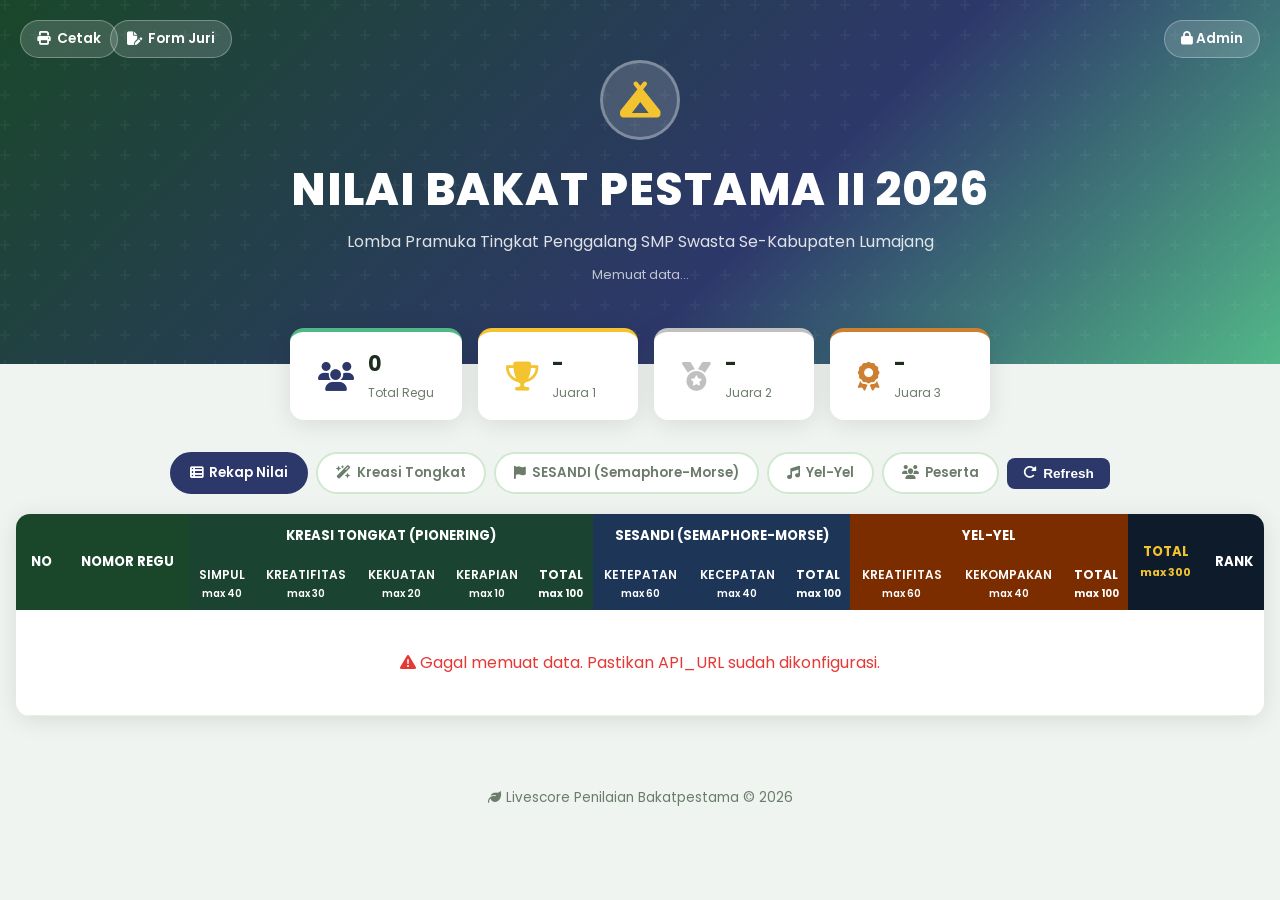
<file: index.html>
<!DOCTYPE html>
<html lang="id">
<head>
  <meta charset="UTF-8" />
  <meta name="viewport" content="width=device-width, initial-scale=1.0" />
  <title>Nilai Bakat Pestama II 2026</title>
  <link rel="stylesheet" href="style.css" />
  <link href="https://fonts.googleapis.com/css2?family=Poppins:wght@400;600;700;800&display=swap" rel="stylesheet" />
  <link rel="stylesheet" href="https://cdnjs.cloudflare.com/ajax/libs/font-awesome/6.5.0/css/all.min.css" />
</head>
<body>

  <!-- LOADING OVERLAY -->
  <div id="pageLoader" class="page-loader">
    <div class="loader-content">
      <div class="loader-logo"><i class="fa-solid fa-campground"></i></div>
      <div class="loader-title">NILAI BAKAT PESTAMA II 2026</div>
      <div class="loader-dots">
        <span></span><span></span><span></span><span></span><span></span>
      </div>
      <div class="loader-text">Memuat data penilaian...</div>
    </div>
  </div>

  <!-- HERO HEADER -->
  <header class="hero">
    <div class="hero-bg"></div>
    <div class="hero-content">
      <div class="logo-wrap">
        <i class="fa-solid fa-campground logo-icon"></i>
      </div>
      <h1>NILAI BAKAT PESTAMA II 2026</h1>
      <p class="subtitle">Lomba Pramuka Tingkat Penggalang SMP Swasta Se-Kabupaten Lumajang</p>
      <div class="last-update" id="lastUpdate">Memuat data...</div>
    </div>
    <a href="admin.html" class="admin-btn"><i class="fa-solid fa-lock"></i> Admin</a>
    <a href="print.html" class="print-btn"><i class="fa-solid fa-print"></i> Cetak</a>
    <a href="form-penilaian.html" class="form-btn"><i class="fa-solid fa-file-pen"></i> Form Juri</a>
  </header>

  <!-- STATS BAR -->
  <section class="stats-bar">
    <div class="stat-card">
      <i class="fa-solid fa-users"></i>
      <div><span id="totalRegu">0</span><small>Total Regu</small></div>
    </div>
    <div class="stat-card gold">
      <i class="fa-solid fa-trophy"></i>
      <div><span id="juara1">-</span><small>Juara 1</small></div>
    </div>
    <div class="stat-card silver">
      <i class="fa-solid fa-medal"></i>
      <div><span id="juara2">-</span><small>Juara 2</small></div>
    </div>
    <div class="stat-card bronze">
      <i class="fa-solid fa-award"></i>
      <div><span id="juara3">-</span><small>Juara 3</small></div>
    </div>
  </section>

  <!-- TAB NAV -->
  <main class="container">
    <div class="tab-nav">
      <button class="tab-btn active" onclick="switchTab(this,'rekap')"><i class="fa-solid fa-table-list"></i> Rekap Nilai</button>
      <button class="tab-btn tongkat-tab" onclick="switchTab(this,'tongkat')"><i class="fa-solid fa-wand-magic-sparkles"></i> Kreasi Tongkat</button>
      <button class="tab-btn semaphore-tab" onclick="switchTab(this,'semaphore')"><i class="fa-solid fa-flag"></i> SESANDI (Semaphore-Morse)</button>
      <button class="tab-btn yel-tab" onclick="switchTab(this,'yel')"><i class="fa-solid fa-music"></i> Yel-Yel</button>
      <button class="tab-btn peserta-tab" onclick="switchTab(this,'peserta')"><i class="fa-solid fa-users"></i> Peserta</button>
      <button class="refresh-btn" id="refreshBtn" onclick="refreshData(this)"><i class="fa-solid fa-rotate-right"></i> Refresh</button>
    </div>

    <!-- TAB: REKAP -->
    <div id="tab-rekap" class="tab-content active">
      <div class="table-wrap">
        <table>
          <thead>
            <tr>
              <th rowspan="2" class="th-no">NO</th>
              <th rowspan="2" class="th-regu">NOMOR REGU</th>
              <th colspan="5" class="cat-tongkat">KREASI TONGKAT (PIONERING)</th>
              <th colspan="3" class="cat-semaphore">SESANDI (SEMAPHORE-MORSE)</th>
              <th colspan="3" class="cat-yel">YEL-YEL</th>
              <th rowspan="2" class="col-total">TOTAL<br/><small>max 300</small></th>
              <th rowspan="2" class="col-rank">RANK</th>
            </tr>
            <tr>
              <th class="cat-tongkat">SIMPUL<br/><small>max 40</small></th>
              <th class="cat-tongkat">KREATIFITAS<br/><small>max 30</small></th>
              <th class="cat-tongkat">KEKUATAN<br/><small>max 20</small></th>
              <th class="cat-tongkat">KERAPIAN<br/><small>max 10</small></th>
              <th class="cat-tongkat sub-total">TOTAL<br/><small>max 100</small></th>
              <th class="cat-semaphore">KETEPATAN<br/><small>max 60</small></th>
              <th class="cat-semaphore">KECEPATAN<br/><small>max 40</small></th>
              <th class="cat-semaphore sub-total">TOTAL<br/><small>max 100</small></th>
              <th class="cat-yel">KREATIFITAS<br/><small>max 60</small></th>
              <th class="cat-yel">KEKOMPAKAN<br/><small>max 40</small></th>
              <th class="cat-yel sub-total">TOTAL<br/><small>max 100</small></th>
            </tr>
          </thead>
          <tbody id="tableBody">
            <tr><td colspan="18" class="loading-row">
              <i class="fa-solid fa-spinner fa-spin"></i> Memuat data...
            </td></tr>
          </tbody>
        </table>
      </div>
    </div>

    <!-- TAB: KREASI TONGKAT -->
    <div id="tab-tongkat" class="tab-content">
      <div class="lomba-header tongkat-header">
        <i class="fa-solid fa-wand-magic-sparkles"></i>
        <div><strong>Kreasi Tongkat (Pionering)</strong><span>Total Nilai Maksimal: 100</span></div>
      </div>
      <div class="lomba-search-bar">
        <i class="fa-solid fa-magnifying-glass"></i>
        <input type="text" id="searchTongkat" placeholder="Cari nomor regu atau sekolah..." oninput="filterLomba('tongkat')" />
        <button class="btn-clear-search" id="clearTongkat" onclick="clearLombaSearch('tongkat')" style="display:none"><i class="fa-solid fa-xmark"></i></button>
      </div>
      <div class="split-table-wrap">
        <div class="split-table-col">
          <div class="split-label putra-label"><i class="fa-solid fa-mars"></i> Regu Putra</div>
          <div class="table-wrap">
            <table>
              <thead><tr>
                <th class="th-no">RANK</th><th class="th-regu">NOMOR REGU</th>
                <th class="cat-tongkat">SIMPUL<br/><small>max 40</small></th>
                <th class="cat-tongkat">KREATIFITAS<br/><small>max 30</small></th>
                <th class="cat-tongkat">KEKUATAN<br/><small>max 20</small></th>
                <th class="cat-tongkat">KERAPIAN<br/><small>max 10</small></th>
                <th class="cat-tongkat sub-total">TOTAL<br/><small>max 100</small></th>
              </tr></thead>
              <tbody id="bodyTongkatPutra"><tr><td colspan="7" class="loading-row"><i class="fa-solid fa-spinner fa-spin"></i></td></tr></tbody>
            </table>
          </div>
        </div>
        <div class="split-table-col">
          <div class="split-label putri-label"><i class="fa-solid fa-venus"></i> Regu Putri</div>
          <div class="table-wrap">
            <table>
              <thead><tr>
                <th class="th-no">RANK</th><th class="th-regu">NOMOR REGU</th>
                <th class="cat-tongkat">SIMPUL<br/><small>max 40</small></th>
                <th class="cat-tongkat">KREATIFITAS<br/><small>max 30</small></th>
                <th class="cat-tongkat">KEKUATAN<br/><small>max 20</small></th>
                <th class="cat-tongkat">KERAPIAN<br/><small>max 10</small></th>
                <th class="cat-tongkat sub-total">TOTAL<br/><small>max 100</small></th>
              </tr></thead>
              <tbody id="bodyTongkatPutri"><tr><td colspan="7" class="loading-row"><i class="fa-solid fa-spinner fa-spin"></i></td></tr></tbody>
            </table>
          </div>
        </div>
      </div>
    </div>

    <!-- TAB: SESANDI (SEMAPHORE-MORSE) -->
    <div id="tab-semaphore" class="tab-content">
      <div class="lomba-header semaphore-header">
        <i class="fa-solid fa-flag"></i>
        <div><strong>SESANDI (Semaphore-Morse)</strong><span>Total Nilai Maksimal: 100</span></div>
      </div>
      <div class="lomba-search-bar">
        <i class="fa-solid fa-magnifying-glass"></i>
        <input type="text" id="searchSemaphore" placeholder="Cari nomor regu atau sekolah..." oninput="filterLomba('semaphore')" />
        <button class="btn-clear-search" id="clearSemaphore" onclick="clearLombaSearch('semaphore')" style="display:none"><i class="fa-solid fa-xmark"></i></button>
      </div>
      <div class="split-table-wrap">
        <div class="split-table-col">
          <div class="split-label putra-label"><i class="fa-solid fa-mars"></i> Regu Putra</div>
          <div class="table-wrap">
            <table>
              <thead><tr>
                <th class="th-no">RANK</th><th class="th-regu">NOMOR REGU</th>
                <th class="cat-semaphore">KETEPATAN<br/><small>max 60</small></th>
                <th class="cat-semaphore">KECEPATAN<br/><small>max 40</small></th>
                <th class="cat-semaphore sub-total">TOTAL<br/><small>max 100</small></th>
              </tr></thead>
              <tbody id="bodySemaphorePutra"><tr><td colspan="5" class="loading-row"><i class="fa-solid fa-spinner fa-spin"></i></td></tr></tbody>
            </table>
          </div>
        </div>
        <div class="split-table-col">
          <div class="split-label putri-label"><i class="fa-solid fa-venus"></i> Regu Putri</div>
          <div class="table-wrap">
            <table>
              <thead><tr>
                <th class="th-no">RANK</th><th class="th-regu">NOMOR REGU</th>
                <th class="cat-semaphore">KETEPATAN<br/><small>max 60</small></th>
                <th class="cat-semaphore">KECEPATAN<br/><small>max 40</small></th>
                <th class="cat-semaphore sub-total">TOTAL<br/><small>max 100</small></th>
              </tr></thead>
              <tbody id="bodySemaphorePutri"><tr><td colspan="5" class="loading-row"><i class="fa-solid fa-spinner fa-spin"></i></td></tr></tbody>
            </table>
          </div>
        </div>
      </div>
    </div>

    <!-- TAB: YEL-YEL -->
    <div id="tab-yel" class="tab-content">
      <div class="lomba-header yel-header">
        <i class="fa-solid fa-music"></i>
        <div><strong>Yel-Yel</strong><span>Total Nilai Maksimal: 100</span></div>
      </div>
      <div class="lomba-search-bar">
        <i class="fa-solid fa-magnifying-glass"></i>
        <input type="text" id="searchYel" placeholder="Cari nomor regu atau sekolah..." oninput="filterLomba('yel')" />
        <button class="btn-clear-search" id="clearYel" onclick="clearLombaSearch('yel')" style="display:none"><i class="fa-solid fa-xmark"></i></button>
      </div>
      <div class="split-table-wrap">
        <div class="split-table-col">
          <div class="split-label putra-label"><i class="fa-solid fa-mars"></i> Regu Putra</div>
          <div class="table-wrap">
            <table>
              <thead><tr>
                <th class="th-no">RANK</th><th class="th-regu">NOMOR REGU</th>
                <th class="cat-yel">KREATIFITAS<br/><small>max 60</small></th>
                <th class="cat-yel">KEKOMPAKAN<br/><small>max 40</small></th>
                <th class="cat-yel sub-total">TOTAL<br/><small>max 100</small></th>
              </tr></thead>
              <tbody id="bodyYelPutra"><tr><td colspan="5" class="loading-row"><i class="fa-solid fa-spinner fa-spin"></i></td></tr></tbody>
            </table>
          </div>
        </div>
        <div class="split-table-col">
          <div class="split-label putri-label"><i class="fa-solid fa-venus"></i> Regu Putri</div>
          <div class="table-wrap">
            <table>
              <thead><tr>
                <th class="th-no">RANK</th><th class="th-regu">NOMOR REGU</th>
                <th class="cat-yel">KREATIFITAS<br/><small>max 60</small></th>
                <th class="cat-yel">KEKOMPAKAN<br/><small>max 40</small></th>
                <th class="cat-yel sub-total">TOTAL<br/><small>max 100</small></th>
              </tr></thead>
              <tbody id="bodyYelPutri"><tr><td colspan="5" class="loading-row"><i class="fa-solid fa-spinner fa-spin"></i></td></tr></tbody>
            </table>
          </div>
        </div>
      </div>
    </div>

    <!-- TAB: DAFTAR PESERTA -->
    <div id="tab-peserta" class="tab-content">
      <div class="peserta-toolbar">
        <div class="peserta-search-wrap">
          <i class="fa-solid fa-magnifying-glass"></i>
          <input type="text" id="pesertaSearch" placeholder="Cari nomor regu atau sekolah..." oninput="filterPeserta()" />
          <button class="btn-clear-search" id="btnClearSearch" onclick="clearSearch()" style="display:none"><i class="fa-solid fa-xmark"></i></button>
        </div>
        <div class="peserta-filters">
          <button class="filter-btn active" data-jenis="semua" onclick="setFilterJenis(this,'semua')"><i class="fa-solid fa-users"></i> Semua</button>
          <button class="filter-btn" data-jenis="Putra" onclick="setFilterJenis(this,'Putra')"><i class="fa-solid fa-mars"></i> Putra</button>
          <button class="filter-btn" data-jenis="Putri" onclick="setFilterJenis(this,'Putri')"><i class="fa-solid fa-venus"></i> Putri</button>
        </div>
        <div class="peserta-count" id="pesertaCount"></div>
      </div>
      <div class="table-wrap">
        <table id="pesertaTable">
          <thead>
            <tr>
              <th class="th-no">NO</th>
              <th class="th-regu">NOMOR REGU</th>
              <th>JENIS REGU</th>
              <th>NAMA SEKOLAH</th>
            </tr>
          </thead>
          <tbody id="bodyPeserta">
            <tr><td colspan="4" class="loading-row"><i class="fa-solid fa-spinner fa-spin"></i> Memuat...</td></tr>
          </tbody>
        </table>
      </div>
    </div>
  </main>

  <!-- PODIUM SECTION -->
  <section class="podium-section container" id="podiumSection" style="display:none">
    <h2><i class="fa-solid fa-ranking-star"></i> Podium Juara Umum</h2>
    <div class="podium">
      <div class="podium-place second" id="podium2">
        <div class="podium-name" id="p2name">-</div>
        <div class="podium-score" id="p2score">0</div>
        <div class="podium-block">2</div>
      </div>
      <div class="podium-place first" id="podium1">
        <div class="crown"><i class="fa-solid fa-crown"></i></div>
        <div class="podium-name" id="p1name">-</div>
        <div class="podium-score" id="p1score">0</div>
        <div class="podium-block">1</div>
      </div>
      <div class="podium-place third" id="podium3">
        <div class="podium-name" id="p3name">-</div>
        <div class="podium-score" id="p3score">0</div>
        <div class="podium-block">3</div>
      </div>
    </div>

    <!-- PODIUM PER LOMBA -->
    <div class="mini-podium-grid" id="miniPodiumGrid"></div>
  </section>

  <footer class="footer">
    <p><i class="fa-solid fa-leaf"></i> Livescore Penilaian Bakatpestama &copy; 2026</p>
  </footer>

  <script src="app.js"></script>
  <script>
    // Ganti dengan URL Google Apps Script Web App Anda
    const API_URL = "https://script.google.com/macros/s/AKfycbwgXpvEmvjw9n2IzwmOIkIanip8YfhP-L-1a4Ys80CTdmLKAKbdSYwfbwqxmYiK5sCL/exec";
    loadData();
    setInterval(loadData, 30000); // Auto refresh 30 detik
  </script>
</body>
</html>
</file>
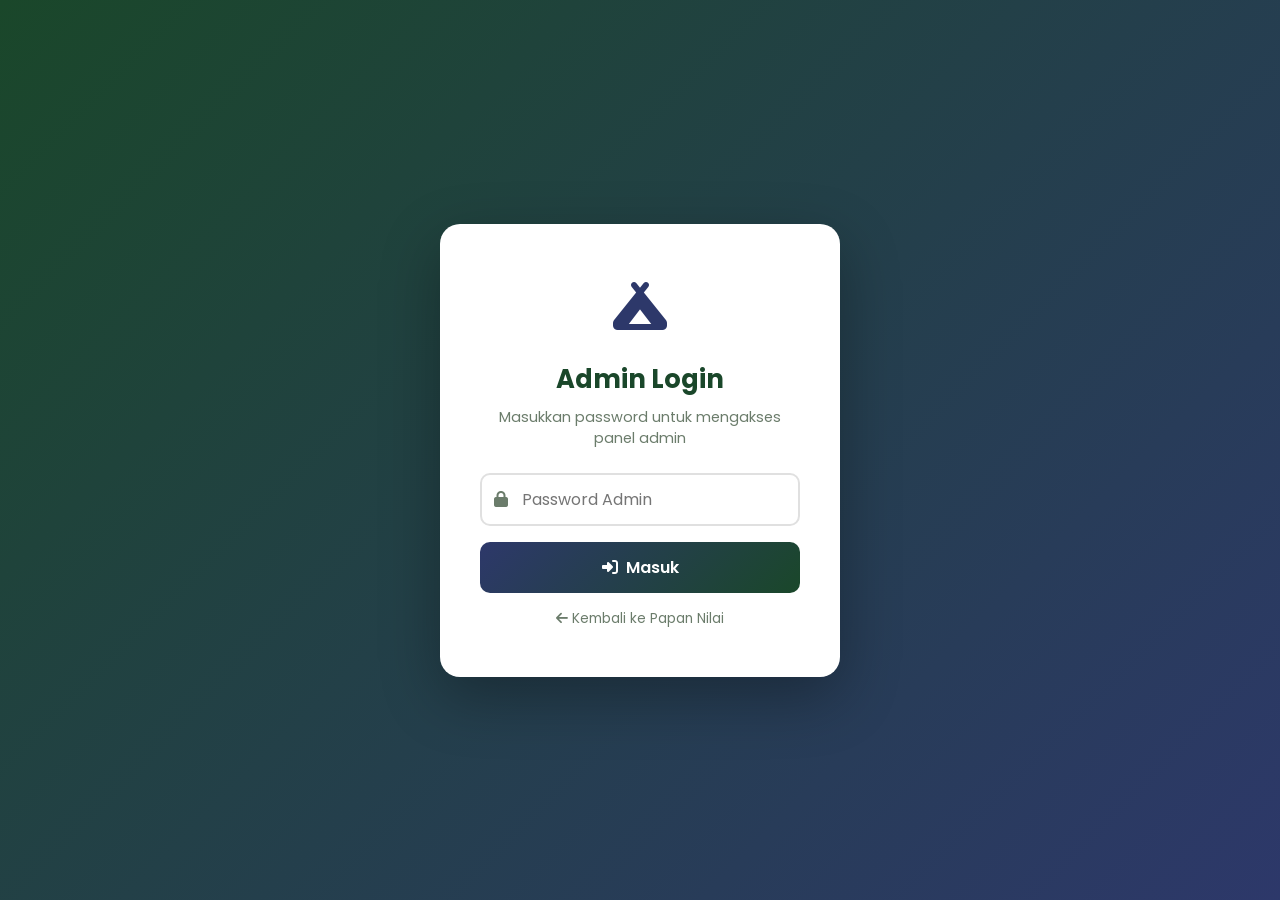
<file: admin.html>
<!DOCTYPE html>
<html lang="id">
<head>
  <meta charset="UTF-8" />
  <meta name="viewport" content="width=device-width, initial-scale=1.0" />
  <title>Admin - Nilai Bakat Pestama II 2026</title>
  <link rel="stylesheet" href="style.css" />
  <link href="https://fonts.googleapis.com/css2?family=Poppins:wght@400;600;700;800&display=swap" rel="stylesheet" />
  <link rel="stylesheet" href="https://cdnjs.cloudflare.com/ajax/libs/font-awesome/6.5.0/css/all.min.css" />
</head>
<body class="admin-body">

  <!-- LOGIN MODAL -->
  <div id="loginOverlay" class="login-overlay">
    <div class="login-card">
      <div class="login-logo"><i class="fa-solid fa-campground"></i></div>
      <h2>Admin Login</h2>
      <p>Masukkan password untuk mengakses panel admin</p>
      <div class="input-group">
        <i class="fa-solid fa-lock"></i>
        <input type="password" id="passwordInput" placeholder="Password Admin" onkeydown="if(event.key==='Enter') doLogin()" />
      </div>
      <div id="loginError" class="login-error" style="display:none">
        <i class="fa-solid fa-circle-exclamation"></i> <span id="loginErrorMsg">Password salah! Silakan coba lagi.</span>
      </div>
      <div id="loginSuccess" class="login-success" style="display:none">
        <i class="fa-solid fa-circle-check"></i> Login berhasil! Mengalihkan...
      </div>
      <button class="btn-login" id="btnLogin" onclick="doLogin()">
        <span id="btnLoginContent"><i class="fa-solid fa-right-to-bracket"></i> Masuk</span>
        <span id="btnLoginLoading" style="display:none"><i class="fa-solid fa-spinner fa-spin"></i> Memverifikasi...</span>
      </button>
      <a href="index.html" class="back-link"><i class="fa-solid fa-arrow-left"></i> Kembali ke Papan Nilai</a>
    </div>
  </div>

  <!-- ADMIN PANEL -->
  <div id="adminPanel" style="display:none">
    <header class="admin-header">
      <div class="admin-header-left">
        <i class="fa-solid fa-campground"></i>
        <span>Admin Panel &mdash; Nilai Bakat Pestama II 2026</span>
      </div>
      <div class="admin-header-right">
        <a href="index.html" class="btn-sm"><i class="fa-solid fa-eye"></i> Lihat Papan Nilai</a>
        <button class="btn-sm danger" onclick="doLogout()"><i class="fa-solid fa-right-from-bracket"></i> Logout</button>
      </div>
    </header>

    <div class="admin-container">
      <!-- FORM INPUT NILAI (hidden by default) -->
      <div class="admin-card form-card" id="formCard" style="display:none">
        <div class="form-card-header">
          <h3><i class="fa-solid fa-pen-to-square"></i> <span id="formTitle">Tambah Data Regu</span></h3>
          <button class="btn-close-form" onclick="closeForm()" title="Tutup"><i class="fa-solid fa-xmark"></i></button>
        </div>
        <input type="hidden" id="editRowIndex" value="" />

        <div class="form-grid">
          <div class="form-group">
            <label>No</label>
            <input type="number" id="fNo" placeholder="1" min="1" />
          </div>
          <div class="form-group">
            <label>Nomor Regu</label>
            <input type="text" id="fRegu" placeholder="REGU 01" />
          </div>
          <div class="form-group">
            <label>Jenis Regu</label>
            <select id="fJenisRegu">
              <option value="Putra">🔵 Putra</option>
              <option value="Putri">🔴 Putri</option>
            </select>
          </div>
          <div class="form-group" style="grid-column: span 2">
            <label>Nama Sekolah</label>
            <input type="text" id="fNamaSekolah" placeholder="SMP ... " />
          </div>
        </div>

        <!-- KREASI TONGKAT -->
        <div class="form-section tongkat">
          <div class="form-section-title"><i class="fa-solid fa-wand-magic-sparkles"></i> Kreasi Tongkat (Pionering)</div>
          <div class="form-grid">
            <div class="form-group">
              <label>Simpul <span class="max-val">max 40</span></label>
              <input type="number" id="fSimpul" placeholder="0" min="0" max="40" oninput="clamp(this,40)" />
            </div>
            <div class="form-group">
              <label>Kreatifitas <span class="max-val">max 30</span></label>
              <input type="number" id="fKreatifitasTongkat" placeholder="0" min="0" max="30" oninput="clamp(this,30)" />
            </div>
            <div class="form-group">
              <label>Kekuatan <span class="max-val">max 20</span></label>
              <input type="number" id="fKekuatan" placeholder="0" min="0" max="20" oninput="clamp(this,20)" />
            </div>
            <div class="form-group">
              <label>Kerapian <span class="max-val">max 10</span></label>
              <input type="number" id="fKerapian" placeholder="0" min="0" max="10" oninput="clamp(this,10)" />
            </div>
          </div>
        </div>

        <!-- SESANDI (SEMAPHORE-MORSE) -->
        <div class="form-section semaphore">
          <div class="form-section-title"><i class="fa-solid fa-flag"></i> SESANDI (Semaphore-Morse)</div>
          <div class="form-grid">
            <div class="form-group">
              <label>Ketepatan Jawaban <span class="max-val">max 60</span></label>
              <input type="number" id="fKetepatanSemaphore" placeholder="0" min="0" max="60" oninput="clamp(this,60)" />
            </div>
            <div class="form-group">
              <label>Kecepatan Jawaban <span class="max-val">max 40</span></label>
              <input type="number" id="fKecepatanSemaphore" placeholder="0" min="0" max="40" oninput="clamp(this,40)" />
            </div>
          </div>
        </div>

        <!-- YEL-YEL -->
        <div class="form-section yel">
          <div class="form-section-title"><i class="fa-solid fa-music"></i> Yel-Yel</div>
          <div class="form-grid">
            <div class="form-group">
              <label>Kreatifitas <span class="max-val">max 60</span></label>
              <input type="number" id="fKreatifitasYel" placeholder="0" min="0" max="60" oninput="clamp(this,60)" />
            </div>
            <div class="form-group">
              <label>Kekompakan <span class="max-val">max 40</span></label>
              <input type="number" id="fKekompakan" placeholder="0" min="0" max="40" oninput="clamp(this,40)" />
            </div>
          </div>
        </div>

        <div class="form-actions">
          <button class="btn-save" id="btnSave" onclick="saveData()">
            <span id="btnSaveContent"><i class="fa-solid fa-floppy-disk"></i> Simpan</span>
            <span id="btnSaveLoading" style="display:none"><i class="fa-solid fa-spinner fa-spin"></i> Menyimpan...</span>
          </button>
          <button class="btn-cancel" id="btnCancel" onclick="closeForm()"><i class="fa-solid fa-xmark"></i> Batal</button>
        </div>
        <div id="formMsg" class="form-msg" style="display:none"></div>
      </div>

      <!-- DATA TABLE -->
      <div class="admin-card">
        <div class="table-header">
          <h3><i class="fa-solid fa-table"></i> Data Nilai Regu</h3>
          <div class="table-header-actions">
            <button class="btn-add" onclick="openAddForm()"><i class="fa-solid fa-plus"></i> Tambah Regu</button>
            <button class="refresh-btn" onclick="loadAdminData()"><i class="fa-solid fa-rotate-right"></i> Refresh</button>
          </div>
        </div>
        <div class="table-wrap">
          <table id="adminTable">
            <thead>
              <tr>
                <th>NO</th>
                <th>NOMOR REGU</th>
                <th>JENIS</th>
                <th>SEKOLAH</th>
                <th>TONGKAT</th>
                <th>SEMAPHORE</th>
                <th>YEL-YEL</th>
                <th>TOTAL</th>
                <th>AKSI</th>
              </tr>
            </thead>
            <tbody id="adminTableBody">
              <tr><td colspan="9" class="loading-row"><i class="fa-solid fa-spinner fa-spin"></i> Memuat...</td></tr>
            </tbody>
          </table>
        </div>
      </div>
    </div>
  </div>

  <script src="app.js"></script>
  <script>
    const API_URL = "https://script.google.com/macros/s/AKfycbwgXpvEmvjw9n2IzwmOIkIanip8YfhP-L-1a4Ys80CTdmLKAKbdSYwfbwqxmYiK5sCL/exec";
    checkLogin();
  </script>
</body>
</html>
</file>
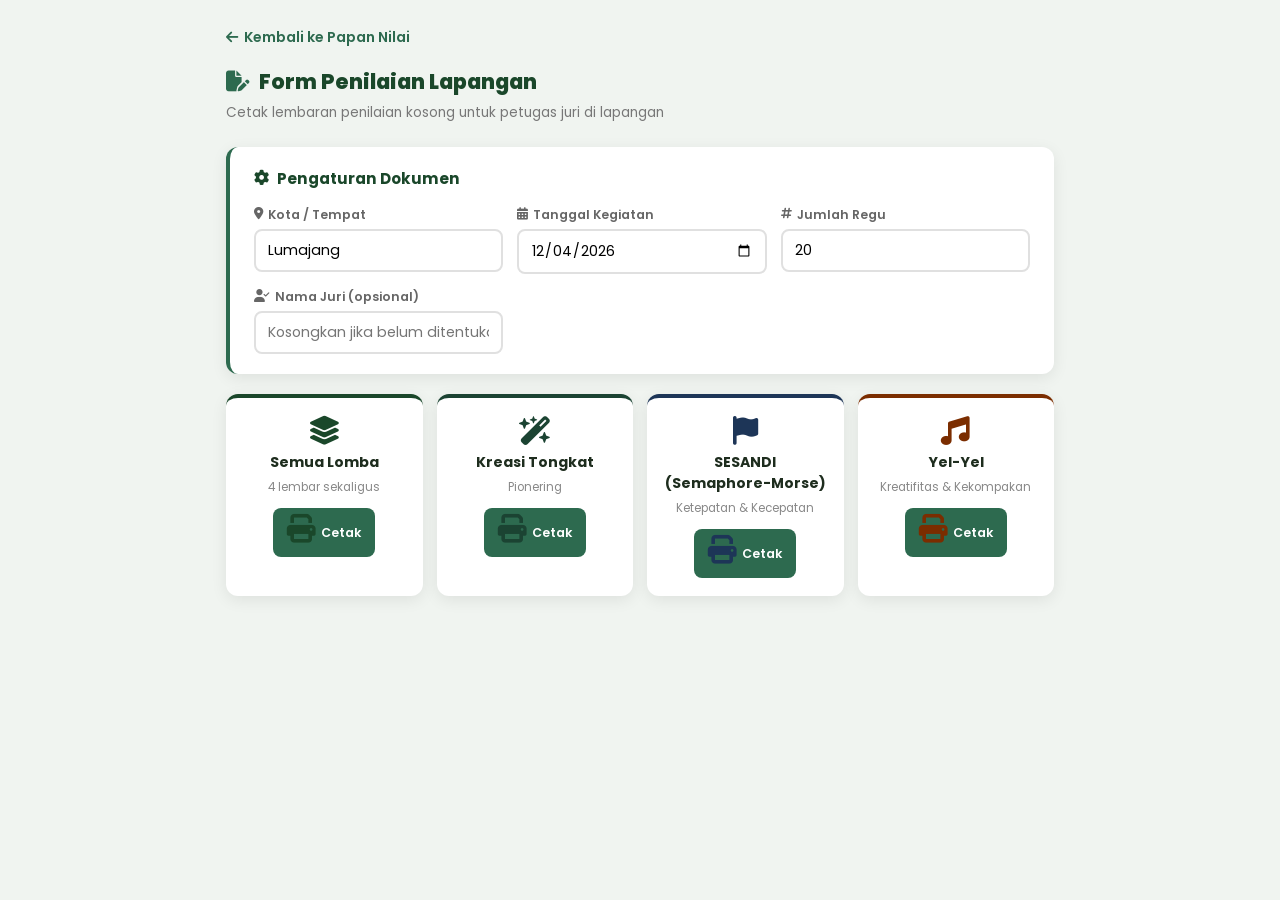
<file: form-penilaian.html>
<!DOCTYPE html>
<html lang="id">
<head>
  <meta charset="UTF-8" />
  <meta name="viewport" content="width=device-width, initial-scale=1.0" />
  <title>Form Penilaian Lapangan</title>
  <link href="https://fonts.googleapis.com/css2?family=Poppins:wght@400;600;700;800&display=swap" rel="stylesheet" />
  <link rel="stylesheet" href="https://cdnjs.cloudflare.com/ajax/libs/font-awesome/6.5.0/css/all.min.css" />
  <style>
    *, *::before, *::after { box-sizing: border-box; margin: 0; padding: 0; }
    :root {
      --green-dark: #1a472a;
      --green-mid:  #2d6a4f;
      --green-light:#52b788;
    }
    body { font-family: 'Poppins', sans-serif; background: #f0f4f0; color: #1e2d1e; }

    /* ============ SCREEN UI ============ */
    .screen-wrap { max-width: 860px; margin: 0 auto; padding: 24px 16px; }
    .page-title  { font-size: 1.3rem; font-weight: 800; color: var(--green-dark); margin-bottom: 6px; display: flex; align-items: center; gap: 10px; }
    .page-sub    { font-size: .85rem; color: #777; margin-bottom: 24px; }
    .back-link   { display: inline-flex; align-items: center; gap: 6px; color: var(--green-mid); text-decoration: none; font-size: .88rem; font-weight: 600; margin-bottom: 18px; }
    .back-link:hover { color: var(--green-dark); }

    /* Settings card */
    .settings-card {
      background: #fff; border-radius: 12px; box-shadow: 0 4px 16px rgba(0,0,0,.08);
      padding: 20px 24px; margin-bottom: 20px; border-left: 4px solid var(--green-mid);
    }
    .settings-title { font-size: .95rem; font-weight: 700; color: var(--green-dark); display: flex; align-items: center; gap: 8px; margin-bottom: 16px; }
    .settings-grid  { display: grid; grid-template-columns: repeat(auto-fill, minmax(190px, 1fr)); gap: 14px; }
    .sg { display: flex; flex-direction: column; gap: 5px; }
    .sg label { font-size: .78rem; font-weight: 600; color: #666; display: flex; align-items: center; gap: 5px; }
    .sg input, .sg select {
      padding: 9px 12px; border: 2px solid #e0e0e0; border-radius: 8px;
      font-size: .88rem; font-family: 'Poppins', sans-serif; outline: none; transition: border .2s;
    }
    .sg input:focus, .sg select:focus { border-color: var(--green-mid); }

    /* Lomba selector */
    .lomba-grid { display: grid; grid-template-columns: repeat(auto-fill, minmax(180px, 1fr)); gap: 14px; margin-bottom: 24px; }
    .lomba-card {
      background: #fff; border-radius: 12px; box-shadow: 0 4px 16px rgba(0,0,0,.08);
      padding: 18px 14px; text-align: center; cursor: pointer;
      border-top: 4px solid var(--green-mid); transition: transform .15s, box-shadow .15s;
    }
    .lomba-card:hover { transform: translateY(-3px); box-shadow: 0 8px 24px rgba(0,0,0,.12); }
    .lomba-card.tongkat   { border-top-color: #1b4332; }
    .lomba-card.semaphore { border-top-color: #1d3557; }
    .lomba-card.yel       { border-top-color: #7b2d00; }
    .lomba-card.all       { border-top-color: var(--green-dark); }
    .lomba-card i { font-size: 1.8rem; margin-bottom: 8px; display: block; }
    .lomba-card.tongkat   i { color: #1b4332; }
    .lomba-card.semaphore i { color: #1d3557; }
    .lomba-card.yel       i { color: #7b2d00; }
    .lomba-card.all       i { color: var(--green-dark); }
    .lomba-card strong { display: block; font-size: .88rem; font-weight: 700; }
    .lomba-card small  { font-size: .72rem; color: #888; }
    .btn-cetak-form {
      margin-top: 10px; padding: 6px 14px; background: var(--green-mid); color: #fff;
      border: none; border-radius: 8px; font-size: .78rem; font-weight: 600;
      cursor: pointer; font-family: 'Poppins', sans-serif;
      display: inline-flex; align-items: center; gap: 5px; transition: background .2s;
    }
    .btn-cetak-form:hover { background: var(--green-dark); }

    /* Preview area */
    #previewArea { display: none; }
    .preview-actions { display: flex; gap: 10px; margin-bottom: 18px; flex-wrap: wrap; }
    .btn-do-print {
      padding: 10px 24px; background: var(--green-dark); color: #fff;
      border: none; border-radius: 8px; font-size: .9rem; font-weight: 700;
      cursor: pointer; font-family: 'Poppins', sans-serif;
      display: inline-flex; align-items: center; gap: 8px;
    }
    .btn-back {
      padding: 10px 20px; background: #f0f0f0; color: #555;
      border: none; border-radius: 8px; font-size: .9rem; font-weight: 600;
      cursor: pointer; font-family: 'Poppins', sans-serif;
      display: inline-flex; align-items: center; gap: 8px;
    }
    .preview-wrap {
      background: #fff; border-radius: 12px; box-shadow: 0 4px 24px rgba(0,0,0,.1); padding: 32px;
    }

    /* ============ FORM PENILAIAN (print doc) ============ */
    .form-doc { font-family: 'Poppins', sans-serif; }

    .form-header { text-align: center; border-bottom: 3px double #1a472a; padding-bottom: 14px; margin-bottom: 18px; }
    .form-header .org  { font-size: .8rem; color: #555; letter-spacing: 1px; text-transform: uppercase; }
    .form-header h1    { font-size: 1.2rem; font-weight: 800; color: var(--green-dark); line-height: 1.3; margin: 4px 0; }
    .form-header h2    { font-size: .95rem; font-weight: 700; }
    .form-header .sub  { font-size: .78rem; color: #666; margin-top: 3px; }

    .form-meta-row {
      display: grid;
      grid-template-columns: 1fr 1fr;
      grid-template-rows: auto auto;
      gap: 10px 24px;
      font-size: .82rem; margin-bottom: 16px; border: 1px solid #ccc;
      border-radius: 6px; padding: 12px 16px; background: #fafafa;
      align-items: center;
    }
    .form-meta-row .meta-item { display: flex; align-items: center; gap: 6px; white-space: nowrap; }
    .form-meta-row .meta-item.ttd { justify-content: flex-end; }
    .meta-label { font-weight: 600; color: #555; flex-shrink: 0; }
    .meta-line        { border-bottom: 1px solid #333; flex: 1; min-width: 80px; display: inline-block; }
    .meta-line.panjang{ min-width: 160px; }
    .meta-line.pendek { min-width: 70px; max-width: 90px; }

    /* Kriteria box */
    .kriteria-box {
      border: 1px solid #ccc; border-radius: 8px; padding: 12px 16px;
      margin-bottom: 16px; background: #fafff8;
    }
    .kriteria-title {
      font-size: .88rem; font-weight: 700; color: #fff;
      padding: 6px 12px; border-radius: 6px; margin-bottom: 10px;
      display: flex; align-items: center; gap: 6px;
    }
    .kriteria-title.tongkat   { background: #1b4332; }
    .kriteria-title.semaphore { background: #1d3557; }
    .kriteria-title.yel       { background: #7b2d00; }
    .kriteria-list { display: flex; flex-wrap: wrap; gap: 8px; font-size: .8rem; }
    .kriteria-item {
      border: 1px solid #ccc; border-radius: 6px; padding: 5px 10px;
      background: #fff; display: flex; align-items: center; gap: 6px;
    }
    .kriteria-item .k-name { font-weight: 600; }
    .kriteria-item .k-max  { color: #888; font-size: .72rem; }

    /* Tabel penilaian */
    .form-table { width: 100%; border-collapse: collapse; font-size: .8rem; margin-bottom: 20px; }
    .form-table th {
      background: var(--green-dark); color: #fff;
      padding: 8px 6px; text-align: center; border: 1px solid #1a472a;
      font-size: .75rem; line-height: 1.3;
    }
    .form-table th.cat-t { background: #1b4332; }
    .form-table th.cat-s { background: #1d3557; }
    .form-table th.cat-m { background: #4a1942; }
    .form-table th.cat-y { background: #7b2d00; }
    .form-table td {
      border: 1px solid #bbb; padding: 0; height: 28px; text-align: center; vertical-align: middle;
    }
    .form-table td.td-no   { width: 32px; font-weight: 600; background: #f5f5f5; }
    .form-table td.td-regu { text-align: left; padding-left: 8px; font-weight: 600; min-width: 100px; background: #f9fdf9; }
    .form-table td.td-isi  { background: #fff; min-width: 52px; }
    .form-table td.td-total{ background: #fffde7; font-weight: 700; min-width: 52px; }
    .form-table td.td-ttd  { background: #fff; min-width: 80px; }
    .form-table tr:nth-child(even) td { background: #f7faf7; }
    .form-table tr:nth-child(even) td.td-regu  { background: #f0f7f0; }
    .form-table tr:nth-child(even) td.td-total { background: #fffde7; }
    .form-table tr:nth-child(even) td.td-ttd   { background: #f7faf7; }

    /* Catatan & TTD */
    .form-notes {
      border: 1px solid #ccc; border-radius: 6px; padding: 10px 14px;
      margin-bottom: 20px; font-size: .8rem;
    }
    .form-notes-title { font-weight: 700; margin-bottom: 6px; color: #555; }
    .notes-line { border-bottom: 1px solid #ddd; height: 22px; margin-bottom: 4px; }

    .form-footer { display: flex; justify-content: space-between; margin-top: 24px; font-size: .8rem; }
    .sign-box { text-align: center; min-width: 160px; }
    .sign-box .sign-line { border-top: 1px solid #333; margin-top: 56px; padding-top: 4px; font-weight: 600; }

    .page-break-before { page-break-before: always; }
    .form-separator { border: none; border-top: 2px dashed #ccc; margin: 36px 0; }

    /* ============ PRINT ============ */
    @media print {
      body { background: #fff !important; }
      .screen-wrap > *:not(#previewArea) { display: none !important; }
      #previewArea { display: block !important; }
      .preview-actions { display: none !important; }
      .preview-wrap { box-shadow: none; padding: 0; border-radius: 0; }
      .form-table th, .form-table td { font-size: .7rem; padding: 0; height: 24px; }
      .form-header h1 { font-size: 1rem; }
    }
  </style>
</head>
<body>
<div class="screen-wrap">
  <a href="index.html" class="back-link"><i class="fa-solid fa-arrow-left"></i> Kembali ke Papan Nilai</a>
  <div class="page-title"><i class="fa-solid fa-file-pen" style="color:var(--green-mid)"></i> Form Penilaian Lapangan</div>
  <div class="page-sub">Cetak lembaran penilaian kosong untuk petugas juri di lapangan</div>

  <!-- PENGATURAN -->
  <div class="settings-card">
    <div class="settings-title"><i class="fa-solid fa-gear"></i> Pengaturan Dokumen</div>
    <div class="settings-grid">
      <div class="sg">
        <label><i class="fa-solid fa-location-dot"></i> Kota / Tempat</label>
        <input type="text" id="sCota" value="Lumajang" />
      </div>
      <div class="sg">
        <label><i class="fa-solid fa-calendar-days"></i> Tanggal Kegiatan</label>
        <input type="date" id="sTanggal" />
      </div>
      <div class="sg">
        <label><i class="fa-solid fa-hashtag"></i> Jumlah Regu</label>
        <input type="number" id="sJumlahRegu" value="20" min="1" max="50" />
      </div>
      <div class="sg">
        <label><i class="fa-solid fa-user-check"></i> Nama Juri (opsional)</label>
        <input type="text" id="sJuri" placeholder="Kosongkan jika belum ditentukan" />
      </div>
    </div>
  </div>

  <!-- PILIH LOMBA -->
  <div class="lomba-grid" id="lombaGrid">
    <div class="lomba-card all" onclick="showForm('all')">
      <i class="fa-solid fa-layer-group"></i>
      <strong>Semua Lomba</strong>
      <small>4 lembar sekaligus</small>
      <br/><button class="btn-cetak-form"><i class="fa-solid fa-print"></i> Cetak</button>
    </div>
    <div class="lomba-card tongkat" onclick="showForm('tongkat')">
      <i class="fa-solid fa-wand-magic-sparkles"></i>
      <strong>Kreasi Tongkat</strong>
      <small>Pionering</small>
      <br/><button class="btn-cetak-form"><i class="fa-solid fa-print"></i> Cetak</button>
    </div>
    <div class="lomba-card semaphore" onclick="showForm('semaphore')">
      <i class="fa-solid fa-flag"></i>
      <strong>SESANDI (Semaphore-Morse)</strong>
      <small>Ketepatan & Kecepatan</small>
      <br/><button class="btn-cetak-form"><i class="fa-solid fa-print"></i> Cetak</button>
    </div>
    <div class="lomba-card yel" onclick="showForm('yel')">
      <i class="fa-solid fa-music"></i>
      <strong>Yel-Yel</strong>
      <small>Kreatifitas & Kekompakan</small>
      <br/><button class="btn-cetak-form"><i class="fa-solid fa-print"></i> Cetak</button>
    </div>
  </div>

  <!-- PREVIEW -->
  <div id="previewArea">
    <div class="preview-actions">
      <button class="btn-do-print" onclick="window.print()"><i class="fa-solid fa-print"></i> Cetak Sekarang</button>
      <button class="btn-back" onclick="backToGrid()"><i class="fa-solid fa-arrow-left"></i> Pilih Lomba Lain</button>
    </div>
    <div class="preview-wrap">
      <div class="form-doc" id="formDoc"></div>
    </div>
  </div>
</div>

<script>
  const API_URL = "https://script.google.com/macros/s/AKfycbwgXpvEmvjw9n2IzwmOIkIanip8YfhP-L-1a4Ys80CTdmLKAKbdSYwfbwqxmYiK5sCL/exec";
  let dbData = []; // data dari spreadsheet

  // Set default tanggal hari ini
  document.getElementById("sTanggal").value = new Date().toISOString().split("T")[0];

  // Fetch data regu dari database
  async function fetchRegu() {
    try {
      const res = await fetch(API_URL, { method:"POST", body: JSON.stringify({ action:"getData" }) });
      const json = await res.json();
      if (json.success) dbData = json.data;
    } catch(e) { /* offline, pakai nomor urut saja */ }
  }
  fetchRegu();

  function getSettings() {
    const tglRaw = document.getElementById("sTanggal").value;
    return {
      kota:       document.getElementById("sCota").value.trim() || "Lumajang",
      tanggal:    tglRaw ? new Date(tglRaw + "T00:00:00").toLocaleDateString("id-ID", { day:"2-digit", month:"long", year:"numeric" }) : "-",
      jumlahRegu: parseInt(document.getElementById("sJumlahRegu").value) || 20,
      juri:       document.getElementById("sJuri").value.trim() || "_______________________",
    };
  }

  // Ambil daftar regu dari DB, pisah putra/putri, urutkan by no
  function getRegus(jenis) {
    const filtered = dbData.filter(r => (r.jenisRegu || "Putra") === jenis)
                           .sort((a,b) => a.no - b.no);
    return filtered;
  }

  // Buat baris tabel — pakai data DB jika ada, fallback ke nomor urut
  function buildRows(jenis, extraCols) {
    const regus = getRegus(jenis);
    if (regus.length > 0) {
      return regus.map((r, i) => `
      <tr>
        <td class="td-no">${i + 1}</td>
        <td class="td-regu">${r.nomorRegu}</td>
        ${extraCols}
      </tr>`).join("");
    }
    // fallback: baris kosong sesuai jumlah regu
    const s = getSettings();
    return Array.from({ length: s.jumlahRegu }, (_, i) => `
    <tr>
      <td class="td-no">${i + 1}</td>
      <td class="td-regu"></td>
      ${extraCols}
    </tr>`).join("");
  }

  function showForm(type) {
    document.getElementById("lombaGrid").style.display = "none";
    document.getElementById("previewArea").style.display = "block";
    const s = getSettings();
    let html = "";
    if (type === "all") {
      html = buildTongkat(s,"Putra") + '<div class="page-break-before"></div>' +
             buildTongkat(s,"Putri") + '<div class="page-break-before"></div>' +
             buildSemaphore(s,"Putra") + '<div class="page-break-before"></div>' +
             buildSemaphore(s,"Putri") + '<div class="page-break-before"></div>' +
             buildYel(s,"Putra") + '<div class="page-break-before"></div>' +
             buildYel(s,"Putri");
    } else if (type === "tongkat")   html = buildTongkat(s,"Putra")   + '<div class="page-break-before"></div>' + buildTongkat(s,"Putri");
    else if (type === "semaphore")   html = buildSemaphore(s,"Putra") + '<div class="page-break-before"></div>' + buildSemaphore(s,"Putri");
    else if (type === "yel")         html = buildYel(s,"Putra")       + '<div class="page-break-before"></div>' + buildYel(s,"Putri");
    document.getElementById("formDoc").innerHTML = html;
    window.scrollTo(0, 0);
  }

  function backToGrid() {
    document.getElementById("previewArea").style.display = "none";
    document.getElementById("lombaGrid").style.display = "grid";
  }

  function jenisLabel(jenis) {
    return jenis === "Putra"
      ? '<span style="background:#e3f2fd;color:#1565c0;padding:2px 10px;border-radius:10px;font-size:.8rem">🔵 REGU PUTRA</span>'
      : '<span style="background:#fce4ec;color:#c62828;padding:2px 10px;border-radius:10px;font-size:.8rem">🔴 REGU PUTRI</span>';
  }

  function header(s, judul, jenis) {
    return `
    <div class="form-header">
      <div class="org">&#9670; MKKS SMP SWASTA KAB. LUMAJANG &#9670;</div>
      <h1>NILAI BAKAT PESTAMA II 2026</h1>
      <h2>LEMBAR PENILAIAN &mdash; ${judul}</h2>
      <div style="margin-top:6px">${jenisLabel(jenis)}</div>
      <div class="sub">Lomba Pramuka Tingkat Penggalang SMP Swasta Se-Kabupaten Lumajang</div>
    </div>`;
  }

  function kriteria(cls, icon, title, items) {
    return `
    <div class="kriteria-box">
      <div class="kriteria-title ${cls}"><i class="fa-solid ${icon}"></i> ${title}</div>
      <div class="kriteria-list">
        ${items.map(it => `<div class="kriteria-item"><span class="k-name">${it.nama}</span><span class="k-max">maks ${it.max}</span></div>`).join("")}
      </div>
    </div>`;
  }

  function notes() {
    return `
    <div class="form-notes">
      <div class="form-notes-title"><i class="fa-solid fa-pen-to-square"></i> Catatan Juri:</div>
      <div class="notes-line"></div>
      <div class="notes-line"></div>
    </div>`;
  }

  function footer(s) {
    return `
    <div class="form-footer">
      <div class="sign-box">
        <div>Mengetahui,</div>
        <div>Ketua Panitia</div>
        <div class="sign-line">( _____________________ )</div>
      </div>
      <div class="sign-box">
        <div>${s.kota}, ${s.tanggal}</div>
        <div>Juri / Petugas</div>
        <div class="sign-line">( ${s.juri === "_______________________" ? "_____________________ " : s.juri} )</div>
      </div>
    </div>`;
  }

  // ---- TONGKAT ----
  function buildTongkat(s, jenis) {
    const extraCols = `<td class="td-isi"></td><td class="td-isi"></td><td class="td-isi"></td><td class="td-isi"></td><td class="td-total"></td><td class="td-ttd"></td>`;
    return `
    ${header(s, "KREASI TONGKAT (PIONERING)", jenis)}
    ${kriteria("tongkat","fa-wand-magic-sparkles","Kriteria Penilaian",[
      {nama:"Simpul",max:40},{nama:"Kreatifitas",max:30},{nama:"Kekuatan",max:20},{nama:"Kerapian",max:10}
    ])}
    <table class="form-table">
      <thead>
        <tr>
          <th>NO</th><th>NOMOR REGU</th>
          <th class="cat-t">SIMPUL<br/><small>maks 40</small></th>
          <th class="cat-t">KREATIFITAS<br/><small>maks 30</small></th>
          <th class="cat-t">KEKUATAN<br/><small>maks 20</small></th>
          <th class="cat-t">KERAPIAN<br/><small>maks 10</small></th>
          <th class="cat-t">TOTAL<br/><small>maks 100</small></th>
          <th>KET.</th>
        </tr>
      </thead>
      <tbody>${buildRows(jenis, extraCols)}</tbody>
    </table>
    ${notes()}${footer(s)}`;
  }

  // ---- SEMAPHORE ----
  function buildSemaphore(s, jenis) {
    const extraCols = `<td class="td-isi"></td><td class="td-isi"></td><td class="td-total"></td><td class="td-ttd"></td>`;
    return `
    ${header(s, "SESANDI (SEMAPHORE-MORSE)", jenis)}
    ${kriteria("semaphore","fa-flag","Kriteria Penilaian",[
      {nama:"Ketepatan Jawaban",max:60},{nama:"Kecepatan Jawaban",max:40}
    ])}
    <table class="form-table">
      <thead>
        <tr>
          <th>NO</th><th>NOMOR REGU</th>
          <th class="cat-s">KETEPATAN JAWABAN<br/><small>maks 60</small></th>
          <th class="cat-s">KECEPATAN JAWABAN<br/><small>maks 40</small></th>
          <th class="cat-s">TOTAL<br/><small>maks 100</small></th>
          <th>KET.</th>
        </tr>
      </thead>
      <tbody>${buildRows(jenis, extraCols)}</tbody>
    </table>
    ${notes()}${footer(s)}`;
  }

  // ---- YEL-YEL ----
  function buildYel(s, jenis) {
    const extraCols = `<td class="td-isi"></td><td class="td-isi"></td><td class="td-total"></td><td class="td-ttd"></td>`;
    return `
    ${header(s, "YEL-YEL", jenis)}
    ${kriteria("yel","fa-music","Kriteria Penilaian",[
      {nama:"Kreatifitas",max:60},{nama:"Kekompakan",max:40}
    ])}
    <table class="form-table">
      <thead>
        <tr>
          <th>NO</th><th>NOMOR REGU</th>
          <th class="cat-y">KREATIFITAS<br/><small>maks 60</small></th>
          <th class="cat-y">KEKOMPAKAN<br/><small>maks 40</small></th>
          <th class="cat-y">TOTAL<br/><small>maks 100</small></th>
          <th>KET.</th>
        </tr>
      </thead>
      <tbody>${buildRows(jenis, extraCols)}</tbody>
    </table>
    ${notes()}${footer(s)}`;
  }
</script>
</body>
</html>
</file>
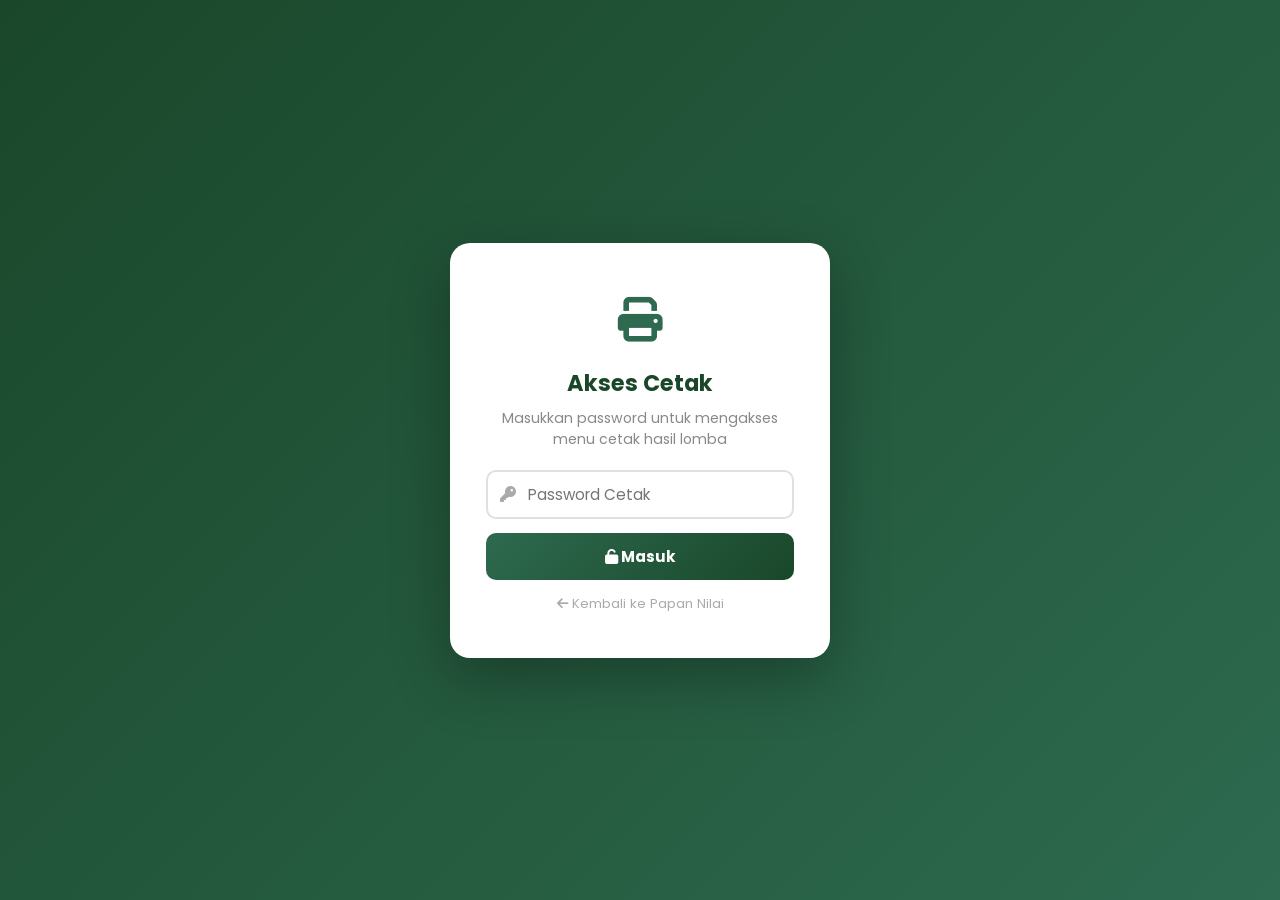
<file: print.html>
<!DOCTYPE html>
<html lang="id">
<head>
  <meta charset="UTF-8" />
  <meta name="viewport" content="width=device-width, initial-scale=1.0" />
  <title>Cetak Hasil Lomba</title>
  <link href="https://fonts.googleapis.com/css2?family=Poppins:wght@400;600;700;800&display=swap" rel="stylesheet" />
  <style>
    *, *::before, *::after { box-sizing: border-box; margin: 0; padding: 0; }

    :root {
      --green-dark: #1a472a;
      --green-mid:  #2d6a4f;
      --gold:   #f4c430;
      --silver: #c0c0c0;
      --bronze: #cd7f32;
    }

    body {
      font-family: 'Poppins', sans-serif;
      background: #f0f4f0;
      color: #1e2d1e;
    }

    /* ---- SCREEN ONLY ---- */
    .screen-only {
      max-width: 900px; margin: 0 auto; padding: 24px 16px;
    }
    .page-title {
      font-size: 1.4rem; font-weight: 800; color: var(--green-dark);
      margin-bottom: 20px; display: flex; align-items: center; gap: 10px;
    }
    .lomba-grid {
      display: grid; grid-template-columns: repeat(auto-fill, minmax(200px, 1fr));
      gap: 14px; margin-bottom: 28px;
    }
    .lomba-card {
      background: #fff; border-radius: 12px;
      box-shadow: 0 4px 16px rgba(0,0,0,.08);
      padding: 20px 16px; text-align: center; cursor: pointer;
      border-top: 4px solid var(--green-mid);
      transition: transform .15s, box-shadow .15s;
    }
    .lomba-card:hover { transform: translateY(-3px); box-shadow: 0 8px 24px rgba(0,0,0,.12); }
    .lomba-card.tongkat   { border-top-color: #1b4332; }
    .lomba-card.semaphore { border-top-color: #1d3557; }
    .lomba-card.yel       { border-top-color: #7b2d00; }
    .lomba-card.all       { border-top-color: var(--green-dark); }
    .lomba-card i { font-size: 2rem; margin-bottom: 10px; display: block; }
    .lomba-card.tongkat   i { color: #1b4332; }
    .lomba-card.semaphore i { color: #1d3557; }
    .lomba-card.yel       i { color: #7b2d00; }
    .lomba-card.all       i { color: var(--green-dark); }
    .lomba-card strong { display: block; font-size: .9rem; font-weight: 700; }
    .lomba-card small  { font-size: .75rem; color: #888; }
    .btn-print-card {
      margin-top: 12px; padding: 7px 16px;
      background: var(--green-mid); color: #fff;
      border: none; border-radius: 8px; font-size: .8rem; font-weight: 600;
      cursor: pointer; font-family: 'Poppins', sans-serif;
      display: inline-flex; align-items: center; gap: 6px;
      transition: background .2s;
    }
    .btn-print-card:hover { background: var(--green-dark); }
    .back-link {
      display: inline-flex; align-items: center; gap: 6px;
      color: var(--green-mid); text-decoration: none; font-size: .88rem;
      font-weight: 600; margin-bottom: 20px;
    }
    .back-link:hover { color: var(--green-dark); }
    #loadingMsg { text-align: center; padding: 40px; color: #888; }

    /* ---- PRINT PREVIEW AREA ---- */
    #printPreview { display: none; }
    .preview-wrap {
      background: #fff; border-radius: 12px;
      box-shadow: 0 4px 24px rgba(0,0,0,.1);
      padding: 32px; margin-top: 8px;
    }
    .preview-actions {
      display: flex; gap: 10px; margin-bottom: 20px; flex-wrap: wrap;
    }
    .btn-do-print {
      padding: 10px 24px; background: var(--green-dark); color: #fff;
      border: none; border-radius: 8px; font-size: .9rem; font-weight: 700;
      cursor: pointer; font-family: 'Poppins', sans-serif;
      display: inline-flex; align-items: center; gap: 8px;
    }
    .btn-back-sel {
      padding: 10px 20px; background: #f0f0f0; color: #555;
      border: none; border-radius: 8px; font-size: .9rem; font-weight: 600;
      cursor: pointer; font-family: 'Poppins', sans-serif;
      display: inline-flex; align-items: center; gap: 8px;
    }

    /* ---- PRINT DOCUMENT STYLES ---- */
    .print-doc { font-family: 'Poppins', sans-serif; }
    .print-header { text-align: center; margin-bottom: 24px; border-bottom: 3px double #1a472a; padding-bottom: 16px; }
    .print-header .org { font-size: .85rem; color: #555; margin-bottom: 4px; }
    .print-header h1 { font-size: 1.3rem; font-weight: 800; color: var(--green-dark); line-height: 1.3; }
    .print-header h2 { font-size: 1rem; font-weight: 700; margin-top: 4px; }
    .print-header .sub { font-size: .8rem; color: #666; margin-top: 4px; }
    .print-meta { display: flex; justify-content: space-between; font-size: .78rem; color: #666; margin-bottom: 16px; }

    .print-table { width: 100%; border-collapse: collapse; font-size: .82rem; }
    .print-table th {
      background: var(--green-dark); color: #fff;
      padding: 8px 10px; text-align: center; border: 1px solid #1a472a;
    }
    .print-table th.cat-t { background: #1b4332; }
    .print-table th.cat-s { background: #1d3557; }
    .print-table th.cat-m { background: #4a1942; }
    .print-table th.cat-y { background: #7b2d00; }
    .print-table td { padding: 7px 10px; border: 1px solid #ccc; text-align: center; }
    .print-table tr:nth-child(even) td { background: #f7faf7; }
    .print-table .rank-1 td { background: #fffde7 !important; font-weight: 700; }
    .print-table .rank-2 td { background: #fafafa !important; }
    .print-table .rank-3 td { background: #fff8f0 !important; }
    .print-table .td-regu { text-align: left; font-weight: 700; }
    .print-table .td-total { font-weight: 700; }
    .print-table .td-rank { font-weight: 800; font-size: .95rem; }
    .rank-gold   { color: #b8860b; }
    .rank-silver { color: #666; }
    .rank-bronze { color: #8b4513; }

    .print-footer { margin-top: 32px; display: flex; justify-content: space-between; font-size: .8rem; }
    .sign-box { text-align: center; width: 180px; }
    .sign-box .sign-line { border-top: 1px solid #333; margin-top: 60px; padding-top: 4px; }

    .section-break { margin-top: 36px; }
    .section-title {
      font-size: 1rem; font-weight: 700; padding: 8px 14px;
      border-radius: 6px; color: #fff; margin-bottom: 12px;
      display: flex; align-items: center; gap: 8px;
    }
    .section-title.tongkat   { background: #1b4332; }
    .section-title.semaphore { background: #1d3557; }
    .section-title.yel       { background: #7b2d00; }

    /* ---- PRINT MEDIA ---- */
    @media print {
      body { background: #fff !important; }
      .screen-only { display: none !important; }
      #printPreview { display: block !important; }
      .preview-actions { display: none !important; }
      .preview-wrap { box-shadow: none; padding: 0; border-radius: 0; }
      .print-table th, .print-table td { font-size: .75rem; padding: 5px 7px; }
      .page-break { page-break-before: always; }
    }

    /* ---- SETTINGS CARD ---- */
    .settings-card {
      display: none;
      background: #fff; border-radius: 12px;
      box-shadow: 0 4px 16px rgba(0,0,0,.08);
      padding: 20px 24px; margin-bottom: 20px;
      border-left: 4px solid #2d6a4f;
    }
    .settings-title {
      font-size: .95rem; font-weight: 700; color: #1a472a;
      display: flex; align-items: center; gap: 8px;
      margin-bottom: 16px;
    }
    .settings-grid {
      display: grid; grid-template-columns: repeat(auto-fill, minmax(200px, 1fr));
      gap: 14px;
    }
    .settings-group { display: flex; flex-direction: column; gap: 5px; }
    .settings-group label {
      font-size: .78rem; font-weight: 600; color: #666;
      display: flex; align-items: center; gap: 5px;
    }
    .settings-group input {
      padding: 9px 12px; border: 2px solid #e0e0e0; border-radius: 8px;
      font-size: .88rem; font-family: 'Poppins', sans-serif; outline: none;
      transition: border .2s;
    }
    .settings-group input:focus { border-color: #2d6a4f; }

    /* ---- LOGIN OVERLAY ---- */
    .print-login-overlay {
      position: fixed; inset: 0;
      background: linear-gradient(135deg, #1a472a, #2d6a4f);
      display: flex; align-items: center; justify-content: center;
      z-index: 999;
    }
    .print-login-card {
      background: #fff; border-radius: 20px;
      padding: 44px 36px; width: 100%; max-width: 380px;
      text-align: center; box-shadow: 0 20px 60px rgba(0,0,0,.3);
    }
    .print-login-card .login-logo { font-size: 2.8rem; color: #2d6a4f; margin-bottom: 12px; }
    .print-login-card h2 { font-size: 1.4rem; font-weight: 700; color: #1a472a; }
    .print-login-card p  { color: #888; font-size: .88rem; margin: 8px 0 20px; }
    .print-input-group { position: relative; margin-bottom: 14px; }
    .print-input-group i { position: absolute; left: 14px; top: 50%; transform: translateY(-50%); color: #aaa; }
    .print-input-group input {
      width: 100%; padding: 11px 14px 11px 40px;
      border: 2px solid #e0e0e0; border-radius: 10px;
      font-size: .95rem; font-family: 'Poppins', sans-serif; outline: none;
      transition: border .2s;
    }
    .print-input-group input:focus { border-color: #2d6a4f; }
    .print-login-error {
      display: none; align-items: center; gap: 8px;
      background: #ffebee; color: #c62828;
      border: 1px solid #ef9a9a; border-radius: 8px;
      padding: 9px 12px; font-size: .84rem; font-weight: 600;
      margin-bottom: 12px;
    }
    .print-login-success {
      display: none; align-items: center; gap: 8px;
      background: #e8f5e9; color: #2e7d32;
      border: 1px solid #a5d6a7; border-radius: 8px;
      padding: 9px 12px; font-size: .84rem; font-weight: 600;
      margin-bottom: 12px;
    }
    .btn-print-login {
      width: 100%; padding: 12px;
      background: linear-gradient(135deg, #2d6a4f, #1a472a);
      color: #fff; border: none; border-radius: 10px;
      font-size: .95rem; font-weight: 700; cursor: pointer;
      font-family: 'Poppins', sans-serif;
      display: flex; align-items: center; justify-content: center; gap: 8px;
      transition: opacity .2s;
    }
    .btn-print-login:hover { opacity: .9; }
    .btn-print-login:disabled { opacity: .7; cursor: not-allowed; }
    .print-back-link { display: block; margin-top: 14px; color: #aaa; font-size: .82rem; text-decoration: none; }
    .print-back-link:hover { color: #2d6a4f; }
    @keyframes shakePrint {
      0%,100%{ transform:translateX(0); } 20%{ transform:translateX(-8px); }
      40%{ transform:translateX(8px); } 60%{ transform:translateX(-5px); } 80%{ transform:translateX(5px); }
    }
    .print-login-card.shake { animation: shakePrint .4s ease; }
  </style>
  <link rel="stylesheet" href="https://cdnjs.cloudflare.com/ajax/libs/font-awesome/6.5.0/css/all.min.css" />
</head>
<body>

  <!-- LOGIN CETAK -->
  <div id="printLoginOverlay" class="print-login-overlay">
    <div class="print-login-card" id="printLoginCard">
      <div class="login-logo"><i class="fa-solid fa-print"></i></div>
      <h2>Akses Cetak</h2>
      <p>Masukkan password untuk mengakses menu cetak hasil lomba</p>
      <div class="print-input-group">
        <i class="fa-solid fa-key"></i>
        <input type="password" id="printPwInput" placeholder="Password Cetak"
               onkeydown="if(event.key==='Enter') doPrintLogin()" />
      </div>
      <div class="print-login-error" id="printLoginError">
        <i class="fa-solid fa-circle-exclamation"></i>
        <span id="printLoginErrorMsg">Password salah!</span>
      </div>
      <div class="print-login-success" id="printLoginSuccess">
        <i class="fa-solid fa-circle-check"></i> Akses diberikan! Memuat...
      </div>
      <button class="btn-print-login" id="btnPrintLogin" onclick="doPrintLogin()">
        <span id="btnPrintContent"><i class="fa-solid fa-unlock"></i> Masuk</span>
        <span id="btnPrintLoading" style="display:none"><i class="fa-solid fa-spinner fa-spin"></i> Memverifikasi...</span>
      </button>
      <a href="index.html" class="print-back-link"><i class="fa-solid fa-arrow-left"></i> Kembali ke Papan Nilai</a>
    </div>
  </div>

  <!-- SCREEN: PILIH LOMBA -->
  <div class="screen-only" id="selectorArea">
    <a href="index.html" class="back-link"><i class="fa-solid fa-arrow-left"></i> Kembali ke Papan Nilai</a>
    <div class="page-title"><i class="fa-solid fa-print" style="color:var(--green-mid)"></i> Cetak Hasil Lomba</div>

    <!-- PENGATURAN DOKUMEN -->
    <div class="settings-card" id="settingsCard">
      <div class="settings-title"><i class="fa-solid fa-gear"></i> Pengaturan Dokumen Cetak</div>
      <div class="settings-grid">
        <div class="settings-group">
          <label><i class="fa-solid fa-location-dot"></i> Kota / Tempat</label>
          <input type="text" id="setCota" placeholder="Lumajang" value="Lumajang" />
        </div>
        <div class="settings-group">
          <label><i class="fa-solid fa-calendar-days"></i> Tanggal</label>
          <input type="date" id="setTanggal" />
        </div>
        <div class="settings-group">
          <label><i class="fa-solid fa-user-tie"></i> Nama Ketua Panitia</label>
          <input type="text" id="setKetua" placeholder="Nama Ketua Panitia" />
        </div>
        <div class="settings-group">
          <label><i class="fa-solid fa-user-check"></i> Nama Juri / Petugas</label>
          <input type="text" id="setJuri" placeholder="Nama Juri / Petugas" />
        </div>
      </div>
    </div>

    <div id="loadingMsg"><i class="fa-solid fa-spinner fa-spin"></i> Memuat data...</div>
    <div class="lomba-grid" id="lombaGrid" style="display:none">
      <div class="lomba-card all" onclick="showPreview('all')">
        <i class="fa-solid fa-layer-group"></i>
        <strong>Semua Lomba</strong>
        <small>Rekap lengkap</small>
        <br/><button class="btn-print-card"><i class="fa-solid fa-print"></i> Cetak</button>
      </div>
      <div class="lomba-card tongkat" onclick="showPreview('tongkat')">
        <i class="fa-solid fa-wand-magic-sparkles"></i>
        <strong>Kreasi Tongkat</strong>
        <small>Pionering</small>
        <br/><button class="btn-print-card"><i class="fa-solid fa-print"></i> Cetak</button>
      </div>
      <div class="lomba-card semaphore" onclick="showPreview('semaphore')">
        <i class="fa-solid fa-flag"></i>
        <strong>SESANDI (Semaphore-Morse)</strong>
        <small>Ketepatan & Kecepatan</small>
        <br/><button class="btn-print-card"><i class="fa-solid fa-print"></i> Cetak</button>
      </div>
      <div class="lomba-card yel" onclick="showPreview('yel')">
        <i class="fa-solid fa-music"></i>
        <strong>Yel-Yel</strong>
        <small>Kreatifitas & Kekompakan</small>
        <br/><button class="btn-print-card"><i class="fa-solid fa-print"></i> Cetak</button>
      </div>
    </div>
  </div>

  <!-- PRINT PREVIEW -->
  <div id="printPreview">
    <div class="screen-only" style="padding-top:0">
      <div class="preview-actions">
        <button class="btn-do-print" onclick="window.print()"><i class="fa-solid fa-print"></i> Cetak Sekarang</button>
        <button class="btn-back-sel" onclick="backToSelector()"><i class="fa-solid fa-arrow-left"></i> Pilih Lomba Lain</button>
      </div>
    </div>
    <div class="preview-wrap">
      <div class="print-doc" id="printDoc"></div>
    </div>
  </div>

  <script>
    const API_URL = "https://script.google.com/macros/s/AKfycbwgXpvEmvjw9n2IzwmOIkIanip8YfhP-L-1a4Ys80CTdmLKAKbdSYwfbwqxmYiK5sCL/exec";
    let allData = [];

    // ---- PRINT LOGIN ----
    async function doPrintLogin() {
      const pw = document.getElementById("printPwInput").value;
      if (!pw) { showPrintLoginMsg("error", "Password tidak boleh kosong."); return; }

      setPrintLoginLoading(true);
      hidePrintLoginMsg();

      try {
        const res = await fetch(API_URL, {
          method: "POST",
          body: JSON.stringify({ action: "loginPrint", password: pw })
        });
        const json = await res.json();
        if (json.success) {
          grantPrintAccess();
        } else {
          setPrintLoginLoading(false);
          showPrintLoginMsg("error", "Password salah! Silakan coba lagi.");
          document.getElementById("printPwInput").select();
        }
      } catch (e) {
        // fallback offline
        if (pw === "cetak1234") {
          grantPrintAccess();
        } else {
          setPrintLoginLoading(false);
          showPrintLoginMsg("error", "Password salah! Silakan coba lagi.");
          document.getElementById("printPwInput").select();
        }
      }
    }

    function grantPrintAccess() {
      showPrintLoginMsg("success");
      sessionStorage.setItem("printAuth", "true");
      setTimeout(() => {
        document.getElementById("printLoginOverlay").style.display = "none";
        init();
      }, 800);
    }

    function setPrintLoginLoading(on) {
      document.getElementById("btnPrintLogin").disabled = on;
      document.getElementById("btnPrintContent").style.display = on ? "none" : "inline-flex";
      document.getElementById("btnPrintLoading").style.display = on ? "inline-flex" : "none";
      document.getElementById("printPwInput").disabled = on;
    }

    function showPrintLoginMsg(type, msg) {
      if (type === "success") {
        document.getElementById("printLoginSuccess").style.display = "flex";
        document.getElementById("printLoginError").style.display = "none";
      } else {
        document.getElementById("printLoginError").style.display = "flex";
        document.getElementById("printLoginErrorMsg").textContent = msg;
        document.getElementById("printLoginSuccess").style.display = "none";
        const card = document.getElementById("printLoginCard");
        card.classList.remove("shake");
        void card.offsetWidth;
        card.classList.add("shake");
      }
    }

    function hidePrintLoginMsg() {
      document.getElementById("printLoginError").style.display = "none";
      document.getElementById("printLoginSuccess").style.display = "none";
    }

    // Cek session — kalau sudah login cetak, langsung masuk
    if (sessionStorage.getItem("printAuth") === "true") {
      document.getElementById("printLoginOverlay").style.display = "none";
      init();
    }

    async function init() {
      // Set default tanggal hari ini
      const today = new Date().toISOString().split("T")[0];
      document.getElementById("setTanggal").value = today;

      try {
        const res = await fetch(API_URL, { method: "POST", body: JSON.stringify({ action: "getData" }) });
        const json = await res.json();
        if (json.success) {
          allData = json.data;
          document.getElementById("loadingMsg").style.display = "none";
          document.getElementById("settingsCard").style.display = "block";
          document.getElementById("lombaGrid").style.display = "grid";
        }
      } catch (e) {
        document.getElementById("loadingMsg").innerHTML =
          '<i class="fa-solid fa-triangle-exclamation" style="color:#e53935"></i> Gagal memuat data.';
      }
    }

    function showPreview(type) {
      document.getElementById("selectorArea").style.display = "none";
      document.getElementById("printPreview").style.display = "block";
      document.getElementById("printDoc").innerHTML = buildDoc(type);
      window.scrollTo(0, 0);
    }

    function backToSelector() {
      document.getElementById("printPreview").style.display = "none";
      document.getElementById("selectorArea").style.display = "block";
    }

    function buildDoc(type) {
      // Ambil nilai dari form pengaturan
      const kota    = document.getElementById("setCota").value.trim()    || "Lumajang";
      const ketua   = document.getElementById("setKetua").value.trim()   || "_________________";
      const juri    = document.getElementById("setJuri").value.trim()    || "_________________";
      const tglRaw  = document.getElementById("setTanggal").value;
      const tglFmt  = tglRaw
        ? new Date(tglRaw + "T00:00:00").toLocaleDateString("id-ID", { day:"2-digit", month:"long", year:"numeric" })
        : new Date().toLocaleDateString("id-ID", { day:"2-digit", month:"long", year:"numeric" });
      const cetakFmt = new Date().toLocaleDateString("id-ID", { day:"2-digit", month:"long", year:"numeric" });

      const header = `
        <div class="print-header">
          <div class="org">GERAKAN PRAMUKA</div>
          <h1>NILAI BAKAT PESTAMA II 2026</h1>
          <h2>${typeLabel(type)}</h2>
          <div class="sub">Lomba Pramuka Tingkat Penggalang SMP Swasta Se-Kabupaten Lumajang</div>
        </div>
        <div class="print-meta">
          <span>Tanggal cetak: ${cetakFmt}</span>
          <span>Total Regu: ${allData.length}</span>
        </div>`;

      let body = "";
      if (type === "all") {
        body = buildSectionTongkat() + buildSectionSemaphore() + buildSectionYel();
      } else if (type === "tongkat")   body = buildSectionTongkat();
      else if (type === "semaphore")   body = buildSectionSemaphore();
      else if (type === "yel")         body = buildSectionYel();

      const footer = `
        <div class="print-footer">
          <div class="sign-box">
            <div>Mengetahui,</div>
            <div>Ketua Panitia</div>
            <div class="sign-line">( ${ketua} )</div>
          </div>
          <div class="sign-box">
            <div>${kota}, ${tglFmt}</div>
            <div>Juri / Petugas</div>
            <div class="sign-line">( ${juri} )</div>
          </div>
        </div>`;

      return header + body + footer;
    }

    function buildSectionTongkat() {
      const putra = [...allData].filter(r=>(r.jenisRegu||"Putra")==="Putra").sort((a,b)=>b.tongkat.total-a.tongkat.total);
      const putri = [...allData].filter(r=>(r.jenisRegu||"")==="Putri").sort((a,b)=>b.tongkat.total-a.tongkat.total);
      return `
        <div class="section-break">
          <div class="section-title tongkat"><i class="fa-solid fa-wand-magic-sparkles"></i> Kreasi Tongkat (Pionering) &mdash; Nilai Maks: 100</div>
          ${buildSubTable(putra,"Putra","cat-t",["SIMPUL<br/><small>max 40</small>","KREATIFITAS<br/><small>max 30</small>","KEKUATAN<br/><small>max 20</small>","KERAPIAN<br/><small>max 10</small>","TOTAL<br/><small>max 100</small>"],r=>[r.tongkat.simpul,r.tongkat.kreatifitas,r.tongkat.kekuatan,r.tongkat.kerapian,r.tongkat.total])}
          ${buildSubTable(putri,"Putri","cat-t",["SIMPUL<br/><small>max 40</small>","KREATIFITAS<br/><small>max 30</small>","KEKUATAN<br/><small>max 20</small>","KERAPIAN<br/><small>max 10</small>","TOTAL<br/><small>max 100</small>"],r=>[r.tongkat.simpul,r.tongkat.kreatifitas,r.tongkat.kekuatan,r.tongkat.kerapian,r.tongkat.total])}
        </div>`;
    }

    function buildSectionSemaphore() {
      const putra = [...allData].filter(r=>(r.jenisRegu||"Putra")==="Putra").sort((a,b)=>b.semaphore.total-a.semaphore.total);
      const putri = [...allData].filter(r=>(r.jenisRegu||"")==="Putri").sort((a,b)=>b.semaphore.total-a.semaphore.total);
      return `
        <div class="section-break">
          <div class="section-title semaphore"><i class="fa-solid fa-flag"></i> SESANDI (Semaphore-Morse) &mdash; Nilai Maks: 100</div>
          ${buildSubTable(putra,"Putra","cat-s",["KETEPATAN JAWABAN<br/><small>max 60</small>","KECEPATAN JAWABAN<br/><small>max 40</small>","TOTAL<br/><small>max 100</small>"],r=>[r.semaphore.ketepatan,r.semaphore.kecepatan,r.semaphore.total])}
          ${buildSubTable(putri,"Putri","cat-s",["KETEPATAN JAWABAN<br/><small>max 60</small>","KECEPATAN JAWABAN<br/><small>max 40</small>","TOTAL<br/><small>max 100</small>"],r=>[r.semaphore.ketepatan,r.semaphore.kecepatan,r.semaphore.total])}
        </div>`;
    }

    function buildSectionYel() {
      const putra = [...allData].filter(r=>(r.jenisRegu||"Putra")==="Putra").sort((a,b)=>b.yel.total-a.yel.total);
      const putri = [...allData].filter(r=>(r.jenisRegu||"")==="Putri").sort((a,b)=>b.yel.total-a.yel.total);
      return `
        <div class="section-break">
          <div class="section-title yel"><i class="fa-solid fa-music"></i> Yel-Yel &mdash; Nilai Maks: 100</div>
          ${buildSubTable(putra,"Putra","cat-y",["KREATIFITAS<br/><small>max 60</small>","KEKOMPAKAN<br/><small>max 40</small>","TOTAL<br/><small>max 100</small>"],r=>[r.yel.kreatifitas,r.yel.kekompakan,r.yel.total])}
          ${buildSubTable(putri,"Putri","cat-y",["KREATIFITAS<br/><small>max 60</small>","KEKOMPAKAN<br/><small>max 40</small>","TOTAL<br/><small>max 100</small>"],r=>[r.yel.kreatifitas,r.yel.kekompakan,r.yel.total])}
        </div>`;
    }

    function buildSubTable(data, jenis, catClass, headers, valFn) {
      const isBoy = jenis === "Putra";
      const labelStyle = isBoy
        ? "background:#e3f2fd;color:#1565c0;border-left:4px solid #1565c0"
        : "background:#fce4ec;color:#c62828;border-left:4px solid #c62828";
      const icon = isBoy ? "🔵" : "🔴";
      if (!data.length) return `<div style="padding:8px 12px;font-size:.8rem;color:#888;margin-bottom:8px">${icon} ${jenis}: Belum ada data.</div>`;
      return `
        <div style="${labelStyle};padding:5px 12px;border-radius:6px;font-size:.8rem;font-weight:700;margin:10px 0 6px;display:inline-block">${icon} REGU ${jenis.toUpperCase()}</div>
        <table class="print-table" style="margin-bottom:14px">
          <thead><tr>
            <th style="width:36px">RANK</th>
            <th>NOMOR REGU</th>
            <th>SEKOLAH</th>
            ${headers.map((h,i) => `<th class="${i===headers.length-1?catClass+' td-total':catClass}">${h}</th>`).join("")}
          </tr></thead>
          <tbody>
            ${data.map((r,i) => `
            <tr class="rank-${i+1}">
              <td class="td-rank ${rankColor(i+1)}">${rankSymbol(i+1)}</td>
              <td class="td-regu">${r.nomorRegu}</td>
              <td style="font-size:.75rem;color:#555">${r.namaSekolah||'-'}</td>
              ${valFn(r).map((v,vi) => `<td class="${vi===valFn(r).length-1?'td-total':''}">${v}</td>`).join("")}
            </tr>`).join("")}
          </tbody>
        </table>`;
    }

    function rankSymbol(r) {
      if (r === 1) return "🥇 1";
      if (r === 2) return "🥈 2";
      if (r === 3) return "🥉 3";
      return r;
    }
    function rankColor(r) {
      if (r === 1) return "rank-gold";
      if (r === 2) return "rank-silver";
      if (r === 3) return "rank-bronze";
      return "";
    }
    function typeLabel(t) {
      const map = { all:"Rekap Semua Lomba", tongkat:"Kreasi Tongkat (Pionering)", semaphore:"SESANDI (Semaphore-Morse)", yel:"Yel-Yel" };
      return map[t] || t;
    }

    // init() dipanggil setelah login berhasil
  </script>
</body>
</html>
</file>
<file: style.css>
/* ============================================================
   GLOBAL
   ============================================================ */
*, *::before, *::after { box-sizing: border-box; margin: 0; padding: 0; }

:root {
  --green-dark: #1a472a;
  --green-mid:  #2d386a;
  --green-light:#52b788;
  --gold:       #f4c430;
  --silver:     #c0c0c0;
  --bronze:     #cd7f32;
  --bg:         #f0f4f0;
  --card:       #ffffff;
  --text:       #1e2d1e;
  --muted:      #6b7c6b;
  --radius:     14px;
  --shadow:     0 4px 24px rgba(0,0,0,.10);
}

body {
  font-family: 'Poppins', sans-serif;
  background: var(--bg);
  color: var(--text);
  min-height: 100vh;
}

/* ============================================================
   HERO
   ============================================================ */
.hero {
  position: relative;
  background: linear-gradient(135deg, var(--green-dark) 0%, var(--green-mid) 60%, var(--green-light) 100%);
  color: #fff;
  padding: 60px 24px 80px;
  text-align: center;
  overflow: hidden;
}
.hero-bg {
  position: absolute; inset: 0;
  background: url("data:image/svg+xml,%3Csvg width='60' height='60' viewBox='0 0 60 60' xmlns='http://www.w3.org/2000/svg'%3E%3Cg fill='none' fill-rule='evenodd'%3E%3Cg fill='%23ffffff' fill-opacity='0.04'%3E%3Cpath d='M36 34v-4h-2v4h-4v2h4v4h2v-4h4v-2h-4zm0-30V0h-2v4h-4v2h4v4h2V6h4V4h-4zM6 34v-4H4v4H0v2h4v4h2v-4h4v-2H6zM6 4V0H4v4H0v2h4v4h2V6h4V4H6z'/%3E%3C/g%3E%3C/g%3E%3C/svg%3E");
}
.hero-content { position: relative; z-index: 1; }
.logo-wrap {
  width: 80px; height: 80px;
  background: rgba(255,255,255,.15);
  border-radius: 50%;
  display: flex; align-items: center; justify-content: center;
  margin: 0 auto 16px;
  border: 3px solid rgba(255,255,255,.3);
}
.logo-icon { font-size: 36px; color: var(--gold); }
.hero h1 { font-size: clamp(1.6rem, 4vw, 2.8rem); font-weight: 800; letter-spacing: 1px; }
.subtitle { font-size: 1rem; opacity: .85; margin-top: 6px; }
.last-update { margin-top: 12px; font-size: .8rem; opacity: .7; }
.admin-btn {
  position: absolute; top: 20px; right: 20px;
  background: rgba(255,255,255,.15);
  color: #fff; text-decoration: none;
  padding: 8px 16px; border-radius: 30px;
  font-size: .85rem; font-weight: 600;
  border: 1px solid rgba(255,255,255,.3);
  transition: background .2s;
}
.admin-btn:hover { background: rgba(255,255,255,.25); }

/* ============================================================
   STATS BAR
   ============================================================ */
.stats-bar {
  display: flex; flex-wrap: wrap; gap: 16px;
  justify-content: center;
  padding: 0 24px;
  margin-top: -36px;
  position: relative; z-index: 10;
}
.stat-card {
  background: var(--card);
  border-radius: var(--radius);
  box-shadow: var(--shadow);
  padding: 16px 28px;
  display: flex; align-items: center; gap: 14px;
  min-width: 160px;
  border-top: 4px solid var(--green-light);
}
.stat-card.gold  { border-top-color: var(--gold); }
.stat-card.silver{ border-top-color: var(--silver); }
.stat-card.bronze{ border-top-color: var(--bronze); }
.stat-card i { font-size: 1.8rem; color: var(--green-mid); }
.stat-card.gold i   { color: var(--gold); }
.stat-card.silver i { color: var(--silver); }
.stat-card.bronze i { color: var(--bronze); }
.stat-card span { font-size: 1.3rem; font-weight: 700; display: block; }
.stat-card small { font-size: .75rem; color: var(--muted); }

/* ============================================================
   CONTAINER & TABLE
   ============================================================ */
.container { max-width: 1400px; margin: 32px auto; padding: 0 16px; }

.table-header {
  display: flex; align-items: center; justify-content: space-between;
  margin-bottom: 16px;
}
.table-header h2, .table-header h3 {
  font-size: 1.2rem; font-weight: 700; color: var(--green-dark);
  display: flex; align-items: center; gap: 8px;
}
.refresh-btn {
  background: var(--green-mid); color: #fff;
  border: none; border-radius: 8px;
  padding: 8px 16px; cursor: pointer;
  font-size: .85rem; font-weight: 600;
  display: flex; align-items: center; gap: 6px;
  transition: background .2s;
}
.refresh-btn:hover { background: var(--green-dark); }

.table-wrap { overflow-x: auto; border-radius: var(--radius); box-shadow: var(--shadow); }

table { width: 100%; border-collapse: collapse; background: var(--card); font-size: .82rem; }
thead tr:first-child th { background: var(--green-dark); color: #fff; padding: 12px 8px; text-align: center; }
thead tr:last-child th  { padding: 8px 6px; text-align: center; font-weight: 600; font-size: .75rem; }

/* Category colors */
.cat-tongkat   { background: #1b4332 !important; color: #fff !important; }
.cat-semaphore { background: #1d3557 !important; color: #fff !important; }
.cat-yel       { background: #7b2d00 !important; color: #fff !important; }
.sub-total     { font-weight: 700 !important; }
.col-total     { background: #0d1b2a !important; color: var(--gold) !important; font-weight: 700 !important; }
.col-rank      { background: #0d1b2a !important; color: #fff !important; }

tbody tr { transition: background .15s; }
tbody tr:nth-child(even) { background: #f7faf7; }
tbody tr:hover { background: #e8f5e9; }
tbody td { padding: 10px 8px; text-align: center; border-bottom: 1px solid #e8f0e8; }

.rank-badge {
  display: inline-flex; align-items: center; justify-content: center;
  width: 30px; height: 30px; border-radius: 50%;
  font-weight: 700; font-size: .85rem;
}
.rank-1 { background: var(--gold); color: #333; }
.rank-2 { background: var(--silver); color: #333; }
.rank-3 { background: var(--bronze); color: #fff; }
.rank-other { background: #e0e0e0; color: #555; }

.total-cell { font-weight: 700; color: var(--green-dark); font-size: .95rem; }
.loading-row { padding: 40px; color: var(--muted); font-size: 1rem; }

/* Progress bar in cells */
.score-bar { position: relative; }
.score-bar .bar-bg {
  height: 4px; background: #e0e0e0; border-radius: 2px; margin-top: 3px;
}
.score-bar .bar-fill {
  height: 4px; border-radius: 2px;
  background: linear-gradient(90deg, var(--green-light), var(--green-mid));
}

/* ============================================================
   PODIUM
   ============================================================ */
.podium-section { margin-top: 40px; text-align: center; }
.podium-section h2 { font-size: 1.3rem; font-weight: 700; color: var(--green-dark); margin-bottom: 32px; display: flex; align-items: center; justify-content: center; gap: 8px; }
.podium { display: flex; align-items: flex-end; justify-content: center; gap: 16px; }
.podium-place { display: flex; flex-direction: column; align-items: center; }
.podium-name { font-weight: 700; font-size: .95rem; margin-bottom: 4px; }
.podium-score { font-size: .85rem; color: var(--muted); margin-bottom: 8px; }
.podium-block {
  width: 100px; display: flex; align-items: center; justify-content: center;
  font-size: 2rem; font-weight: 800; color: #fff; border-radius: 8px 8px 0 0;
}
.first .podium-block  { height: 120px; background: linear-gradient(180deg, #f4c430, #e6a800); }
.second .podium-block { height: 90px;  background: linear-gradient(180deg, #d0d0d0, #a0a0a0); }
.third .podium-block  { height: 70px;  background: linear-gradient(180deg, #e0a060, #b87333); }
.crown { font-size: 1.8rem; color: var(--gold); margin-bottom: 4px; }

/* ============================================================
   FOOTER
   ============================================================ */
.footer { text-align: center; padding: 32px; color: var(--muted); font-size: .85rem; margin-top: 40px; }

/* ============================================================
   ADMIN - LOGIN
   ============================================================ */
.login-overlay {
  position: fixed; inset: 0;
  background: linear-gradient(135deg, var(--green-dark), var(--green-mid));
  display: flex; align-items: center; justify-content: center;
  z-index: 1000;
}
.login-card {
  background: #fff; border-radius: 20px;
  padding: 48px 40px; width: 100%; max-width: 400px;
  text-align: center; box-shadow: 0 20px 60px rgba(0,0,0,.3);
}
.login-logo { font-size: 3rem; color: var(--green-mid); margin-bottom: 16px; }
.login-card h2 { font-size: 1.6rem; font-weight: 700; color: var(--green-dark); }
.login-card p  { color: var(--muted); font-size: .9rem; margin: 8px 0 24px; }
.input-group {
  position: relative; margin-bottom: 16px;
}
.input-group i {
  position: absolute; left: 14px; top: 50%; transform: translateY(-50%);
  color: var(--muted);
}
.input-group input {
  width: 100%; padding: 12px 14px 12px 40px;
  border: 2px solid #e0e0e0; border-radius: 10px;
  font-size: 1rem; font-family: 'Poppins', sans-serif;
  outline: none; transition: border .2s;
}
.input-group input:focus { border-color: var(--green-mid); }
.login-error { color: #e53935; font-size: .85rem; margin-bottom: 12px; }
.btn-login {
  width: 100%; padding: 13px;
  background: linear-gradient(135deg, var(--green-mid), var(--green-dark));
  color: #fff; border: none; border-radius: 10px;
  font-size: 1rem; font-weight: 600; cursor: pointer;
  font-family: 'Poppins', sans-serif;
  display: flex; align-items: center; justify-content: center; gap: 8px;
  transition: opacity .2s;
}
.btn-login:hover { opacity: .9; }
.back-link { display: block; margin-top: 16px; color: var(--muted); font-size: .85rem; text-decoration: none; }
.back-link:hover { color: var(--green-mid); }

/* ============================================================
   ADMIN - PANEL
   ============================================================ */
.admin-body { background: #f0f4f0; }
.admin-header {
  background: var(--green-dark); color: #fff;
  padding: 14px 24px;
  display: flex; align-items: center; justify-content: space-between;
  position: sticky; top: 0; z-index: 100;
  box-shadow: 0 2px 12px rgba(0,0,0,.2);
}
.admin-header-left { display: flex; align-items: center; gap: 10px; font-weight: 600; font-size: 1rem; }
.admin-header-right { display: flex; gap: 10px; }
.btn-sm {
  padding: 7px 14px; border-radius: 8px;
  font-size: .82rem; font-weight: 600; cursor: pointer;
  border: 1px solid rgba(255,255,255,.3);
  background: rgba(255,255,255,.1); color: #fff;
  text-decoration: none; display: flex; align-items: center; gap: 6px;
  transition: background .2s;
}
.btn-sm:hover { background: rgba(255,255,255,.2); }
.btn-sm.danger { border-color: #ff6b6b; color: #ff6b6b; }
.btn-sm.danger:hover { background: rgba(255,107,107,.15); }

.admin-container { max-width: 1100px; margin: 28px auto; padding: 0 16px; display: flex; flex-direction: column; gap: 24px; }
.admin-card {
  background: var(--card); border-radius: var(--radius);
  box-shadow: var(--shadow); padding: 28px;
}
.admin-card h3 { font-size: 1.1rem; font-weight: 700; color: var(--green-dark); margin-bottom: 20px; display: flex; align-items: center; gap: 8px; }

.form-grid { display: grid; grid-template-columns: repeat(auto-fill, minmax(200px, 1fr)); gap: 16px; margin-bottom: 16px; }
.form-group { display: flex; flex-direction: column; gap: 6px; }
.form-group label { font-size: .82rem; font-weight: 600; color: var(--muted); }
.form-group input {
  padding: 10px 12px; border: 2px solid #e0e0e0; border-radius: 8px;
  font-size: .9rem; font-family: 'Poppins', sans-serif; outline: none;
  transition: border .2s;
}
.form-group input:focus { border-color: var(--green-mid); }
.max-val { font-weight: 400; color: #aaa; font-size: .75rem; }

.form-section {
  border-radius: 10px; padding: 16px; margin-bottom: 16px;
  border-left: 4px solid var(--green-light);
  background: #f8fdf8;
}
.form-section.tongkat   { border-left-color: #2d6a4f; background: #f0faf4; }
.form-section.semaphore { border-left-color: #1d3557; background: #f0f4fa; }
.form-section.yel       { border-left-color: #7b2d00; background: #fdf4f0; }
.form-section-title { font-weight: 700; font-size: .9rem; margin-bottom: 12px; display: flex; align-items: center; gap: 8px; color: var(--text); }

.form-actions { display: flex; gap: 12px; margin-top: 8px; }
.btn-save {
  padding: 11px 28px; background: var(--green-mid); color: #fff;
  border: none; border-radius: 8px; font-size: .9rem; font-weight: 600;
  cursor: pointer; font-family: 'Poppins', sans-serif;
  display: flex; align-items: center; gap: 6px; transition: background .2s;
}
.btn-save:hover { background: var(--green-dark); }
.btn-cancel {
  padding: 11px 20px; background: #f0f0f0; color: var(--muted);
  border: none; border-radius: 8px; font-size: .9rem; font-weight: 600;
  cursor: pointer; font-family: 'Poppins', sans-serif;
  display: flex; align-items: center; gap: 6px; transition: background .2s;
}
.btn-cancel:hover { background: #e0e0e0; }
.form-msg { margin-top: 12px; padding: 10px 16px; border-radius: 8px; font-size: .88rem; font-weight: 600; }
.form-msg.success { background: #e8f5e9; color: #2e7d32; }
.form-msg.error   { background: #ffebee; color: #c62828; }

/* Admin table action buttons */
.btn-edit {
  padding: 5px 12px; background: #fff3e0; color: #e65100;
  border: 1px solid #ffcc80; border-radius: 6px;
  font-size: .78rem; font-weight: 600; cursor: pointer;
  margin-right: 4px; transition: background .2s;
}
.btn-edit:hover { background: #ffe0b2; }
.btn-delete {
  padding: 5px 12px; background: #ffebee; color: #c62828;
  border: 1px solid #ef9a9a; border-radius: 6px;
  font-size: .78rem; font-weight: 600; cursor: pointer;
  transition: background .2s;
}
.btn-delete:hover { background: #ffcdd2; }

/* ============================================================
   RESPONSIVE
   ============================================================ */
@media (max-width: 600px) {
  .hero { padding: 48px 16px 64px; }
  .stats-bar { gap: 10px; }
  .stat-card { padding: 12px 16px; min-width: 130px; }
  .podium-block { width: 80px; }
  .login-card { padding: 32px 24px; }
}

/* ============================================================
   TAB NAVIGATION
   ============================================================ */
.tab-nav {
  display: flex; flex-wrap: wrap; gap: 8px;
  align-items: center;
  justify-content: center;
  margin-bottom: 20px;
}
.tab-btn {
  padding: 9px 18px; border-radius: 30px;
  border: 2px solid #d0e8d0; background: #fff;
  color: var(--muted); font-size: .83rem; font-weight: 600;
  cursor: pointer; font-family: 'Poppins', sans-serif;
  display: flex; align-items: center; gap: 6px;
  transition: all .2s;
}
.tab-btn:hover  { border-color: var(--green-light); color: var(--green-mid); }
.tab-btn.active { background: var(--green-mid); border-color: var(--green-mid); color: #fff; }
.tab-btn.tongkat-tab.active   { background: #1b4332; border-color: #1b4332; }
.tab-btn.semaphore-tab.active { background: #1d3557; border-color: #1d3557; }
.tab-btn.yel-tab.active       { background: #7b2d00; border-color: #7b2d00; }

.tab-content { display: none; }
.tab-content.active { display: block; }

/* ============================================================
   LOMBA HEADER BANNER
   ============================================================ */
.lomba-header {
  display: flex; align-items: center; gap: 14px;
  padding: 16px 20px; border-radius: 12px 12px 0 0;
  color: #fff; font-size: 1rem;
  margin-bottom: 0;
}
.lomba-header i { font-size: 1.6rem; }
.lomba-header strong { display: block; font-size: 1.05rem; }
.lomba-header span   { font-size: .8rem; opacity: .85; }
.tongkat-header   { background: linear-gradient(135deg, #1b4332, #2d6a4f); }
.semaphore-header { background: linear-gradient(135deg, #1d3557, #2a4a7f); }
.yel-header       { background: linear-gradient(135deg, #7b2d00, #b84a00); }

/* ============================================================
   TOTAL LOMBA CELL
   ============================================================ */
.total-lomba {
  display: flex; align-items: center; gap: 8px; min-width: 120px;
}
.total-num { font-weight: 700; font-size: 1rem; min-width: 28px; }
.total-bar-wrap {
  flex: 1; height: 8px; background: #e0e0e0; border-radius: 4px; overflow: hidden;
}
.total-bar-fill {
  height: 100%; border-radius: 4px;
  background: linear-gradient(90deg, var(--green-light), var(--green-mid));
  transition: width .4s ease;
}
.total-pct { font-size: .75rem; color: var(--muted); min-width: 34px; }

/* ============================================================
   SUB-TOTAL CELL WITH RANK MINI BADGE
   ============================================================ */
.sub-total-cell { font-weight: 700; font-size: .95rem; line-height: 1.6; }
.tongkat-color   { color: #1b4332; }
.semaphore-color { color: #1d3557; }
.yel-color       { color: #7b2d00; }

.rank-mini {
  display: inline-block; font-size: .68rem; font-weight: 700;
  padding: 1px 6px; border-radius: 10px; margin-top: 2px;
}
.rank-mini-1 { background: var(--gold);   color: #333; }
.rank-mini-2 { background: var(--silver); color: #333; }
.rank-mini-3 { background: var(--bronze); color: #fff; }
.rank-mini-4, .rank-mini-5, .rank-mini-6,
.rank-mini-7, .rank-mini-8, .rank-mini-9,
.rank-mini-10 { background: #e8e8e8; color: #666; }

/* ============================================================
   MINI PODIUM PER LOMBA
   ============================================================ */
.mini-podium-grid {
  display: grid;
  grid-template-columns: repeat(auto-fill, minmax(220px, 1fr));
  gap: 16px; margin-top: 36px;
}
.mini-podium-card {
  background: #fff; border-radius: 12px;
  box-shadow: var(--shadow); padding: 16px;
  border-top: 4px solid var(--green-mid);
}
.mini-podium-title {
  font-weight: 700; font-size: .88rem;
  display: flex; align-items: center; gap: 6px;
  margin-bottom: 12px; padding-bottom: 8px;
  border-bottom: 1px solid #f0f0f0;
}
.mini-podium-row {
  display: flex; align-items: center; gap: 10px;
  padding: 6px 0; border-bottom: 1px solid #f8f8f8;
}
.mini-regu  { flex: 1; font-weight: 600; font-size: .85rem; }
.mini-score { font-weight: 700; font-size: .9rem; color: var(--green-dark); }
.rank-row-1 { background: #fffde7; border-radius: 6px; padding: 6px 4px; }
.rank-row-2 { background: #fafafa; }

/* ============================================================
   TABLE HELPERS
   ============================================================ */
.th-no   { width: 50px; }
.th-regu { min-width: 110px; }
.td-regu { font-weight: 700; text-align: left; padding-left: 12px !important; }
.top-row td { background: #fffde7 !important; }

@media (max-width: 768px) {
  .tab-nav { gap: 6px; }
  .tab-btn { padding: 7px 12px; font-size: .78rem; }
  .mini-podium-grid { grid-template-columns: 1fr 1fr; }
}
@media (max-width: 480px) {
  .mini-podium-grid { grid-template-columns: 1fr; }
}

/* ============================================================
   FORM CARD - SLIDE IN
   ============================================================ */
.form-card {
  border-top: 4px solid var(--green-mid);
  animation: slideDown .25s ease;
}
@keyframes slideDown {
  from { opacity: 0; transform: translateY(-12px); }
  to   { opacity: 1; transform: translateY(0); }
}
.form-card-header {
  display: flex; align-items: center; justify-content: space-between;
  margin-bottom: 20px;
}
.form-card-header h3 { margin-bottom: 0; }
.btn-close-form {
  width: 32px; height: 32px; border-radius: 50%;
  border: none; background: #f0f0f0; color: var(--muted);
  font-size: 1rem; cursor: pointer; display: flex;
  align-items: center; justify-content: center;
  transition: background .2s, color .2s;
}
.btn-close-form:hover { background: #ffebee; color: #c62828; }

/* TAMBAH REGU BUTTON */
.table-header-actions { display: flex; align-items: center; gap: 10px; }
.btn-add {
  padding: 8px 18px; background: var(--green-mid); color: #fff;
  border: none; border-radius: 8px; font-size: .85rem; font-weight: 600;
  cursor: pointer; font-family: 'Poppins', sans-serif;
  display: flex; align-items: center; gap: 6px;
  transition: background .2s;
}
.btn-add:hover { background: var(--green-dark); }

/* ============================================================
   LOGIN - STATES
   ============================================================ */
.login-success {
  display: flex; align-items: center; gap: 8px;
  background: #e8f5e9; color: #2e7d32;
  border: 1px solid #a5d6a7;
  border-radius: 8px; padding: 10px 14px;
  font-size: .88rem; font-weight: 600;
  margin-bottom: 12px;
}
.login-error {
  display: flex; align-items: center; gap: 8px;
  background: #ffebee; color: #c62828;
  border: 1px solid #ef9a9a;
  border-radius: 8px; padding: 10px 14px;
  font-size: .88rem; font-weight: 600;
  margin-bottom: 12px;
}
.btn-login:disabled {
  opacity: .75; cursor: not-allowed;
}
#btnLoginContent, #btnLoginLoading {
  display: inline-flex; align-items: center; gap: 8px;
}

/* shake on wrong password */
@keyframes shake {
  0%,100% { transform: translateX(0); }
  20%      { transform: translateX(-8px); }
  40%      { transform: translateX(8px); }
  60%      { transform: translateX(-5px); }
  80%      { transform: translateX(5px); }
}
.login-card.shake { animation: shake .4s ease; }

/* ============================================================
   PRINT BUTTON (hero)
   ============================================================ */
.print-btn {
  position: absolute; top: 20px; left: 20px;
  background: rgba(255,255,255,.15);
  color: #fff; text-decoration: none;
  padding: 8px 16px; border-radius: 30px;
  font-size: .85rem; font-weight: 600;
  border: 1px solid rgba(255,255,255,.3);
  transition: background .2s;
  display: inline-flex; align-items: center; gap: 6px;
}
.print-btn:hover { background: rgba(255,255,255,.25); }

.form-btn {
  position: absolute; top: 20px; left: 110px;
  background: rgba(255,255,255,.15);
  color: #fff; text-decoration: none;
  padding: 8px 16px; border-radius: 30px;
  font-size: .85rem; font-weight: 600;
  border: 1px solid rgba(255,255,255,.3);
  transition: background .2s;
  display: inline-flex; align-items: center; gap: 6px;
}
.form-btn:hover { background: rgba(255,255,255,.25); }

/* ============================================================
   PAGE LOADER OVERLAY
   ============================================================ */
.page-loader {
  position: fixed; inset: 0; z-index: 9999;
  background: linear-gradient(135deg, #1a472a 0%, #2d6a4f 60%, #52b788 100%);
  display: flex; align-items: center; justify-content: center;
  transition: opacity .5s ease, visibility .5s ease;
}
.page-loader.loader-hide {
  opacity: 0; visibility: hidden;
}
.loader-content { text-align: center; color: #fff; }

.loader-logo {
  font-size: 3.5rem; color: #f4c430;
  margin-bottom: 16px;
  animation: loaderPulse 1.5s ease-in-out infinite;
}
@keyframes loaderPulse {
  0%,100% { transform: scale(1);   opacity: 1; }
  50%      { transform: scale(1.15); opacity: .8; }
}

.loader-title {
  font-size: clamp(.9rem, 3vw, 1.3rem);
  font-weight: 800; letter-spacing: 1px;
  margin-bottom: 28px; opacity: .95;
}

/* Animated dots */
.loader-dots {
  display: flex; justify-content: center; gap: 8px; margin-bottom: 20px;
}
.loader-dots span {
  width: 10px; height: 10px; border-radius: 50%;
  background: rgba(255,255,255,.9);
  animation: loaderDot 1.2s ease-in-out infinite;
}
.loader-dots span:nth-child(1) { animation-delay: 0s; }
.loader-dots span:nth-child(2) { animation-delay: .15s; }
.loader-dots span:nth-child(3) { animation-delay: .3s; }
.loader-dots span:nth-child(4) { animation-delay: .45s; }
.loader-dots span:nth-child(5) { animation-delay: .6s; }
@keyframes loaderDot {
  0%,80%,100% { transform: scale(.6); opacity: .4; }
  40%          { transform: scale(1.2); opacity: 1; }
}

.loader-text {
  font-size: .85rem; opacity: .75; letter-spacing: .5px;
}

/* ============================================================
   SKELETON LOADING ROWS
   ============================================================ */
.skeleton-row td {
  padding: 10px 8px !important;
}
.skeleton-cell {
  height: 14px; border-radius: 6px;
  background: linear-gradient(90deg, #e8f0e8 25%, #d0e4d0 50%, #e8f0e8 75%);
  background-size: 200% 100%;
  animation: shimmer 1.4s infinite;
  margin: 0 auto;
}
@keyframes shimmer {
  0%   { background-position: 200% 0; }
  100% { background-position: -200% 0; }
}

/* ============================================================
   JENIS REGU BADGE
   ============================================================ */
.badge-jenis {
  display: inline-block; padding: 3px 10px; border-radius: 20px;
  font-size: .75rem; font-weight: 700;
}
.badge-jenis.putra { background: #e3f2fd; color: #1565c0; }
.badge-jenis.putri { background: #fce4ec; color: #c62828; }

.badge-jenis-sm {
  display: inline-block; padding: 1px 7px; border-radius: 10px;
  font-size: .68rem; font-weight: 700; margin-left: 4px; vertical-align: middle;
}
.badge-jenis-sm.putra { background: #e3f2fd; color: #1565c0; }
.badge-jenis-sm.putri { background: #fce4ec; color: #c62828; }

/* ============================================================
   SAVE BUTTON LOADING
   ============================================================ */
#btnSaveContent, #btnSaveLoading {
  display: inline-flex; align-items: center; gap: 6px;
}
.btn-save:disabled { opacity: .75; cursor: not-allowed; }
.btn-cancel:disabled { opacity: .5; cursor: not-allowed; }

/* Select field in form */
.form-group select {
  padding: 10px 12px; border: 2px solid #e0e0e0; border-radius: 8px;
  font-size: .9rem; font-family: 'Poppins', sans-serif; outline: none;
  transition: border .2s; background: #fff; cursor: pointer;
}
.form-group select:focus { border-color: var(--green-mid); }

/* ============================================================
   SPLIT TABLE (Putra / Putri)
   ============================================================ */
.split-table-wrap {
  display: grid;
  grid-template-columns: 1fr 1fr;
  gap: 16px;
}
.split-table-col { display: flex; flex-direction: column; gap: 8px; }
.split-label {
  font-size: .85rem; font-weight: 700;
  padding: 7px 14px; border-radius: 8px;
  display: flex; align-items: center; gap: 6px;
}
.putra-label { background: #e3f2fd; color: #1565c0; border-left: 4px solid #1565c0; }
.putri-label { background: #fce4ec; color: #c62828; border-left: 4px solid #c62828; }

@media (max-width: 900px) {
  .split-table-wrap { grid-template-columns: 1fr; }
}

/* ============================================================
   RANK TOP 6
   ============================================================ */
.rank-top6 { background: #e8f5e9 !important; color: #2e7d32 !important; }
.top6-row td { border-bottom: 1px solid #e0e8e0; }
.regu-sekolah { font-size: .68rem; color: #999; font-weight: 400; display: block; }

/* ============================================================
   MOBILE RESPONSIVE — Hero buttons
   ============================================================ */
@media (max-width: 600px) {
  .admin-btn  { top: auto; bottom: 16px; right: 16px; font-size: .75rem; padding: 6px 12px; }
  .print-btn  { top: auto; bottom: 16px; left: 16px;  font-size: .75rem; padding: 6px 12px; }
  .form-btn   { top: auto; bottom: 56px; left: 16px;  font-size: .75rem; padding: 6px 12px; }
  .hero { padding-bottom: 100px; }
}

/* ============================================================
   MOBILE RESPONSIVE — Tab nav
   ============================================================ */
@media (max-width: 640px) {
  .tab-nav { gap: 5px; }
  .tab-btn { padding: 6px 10px; font-size: .72rem; gap: 4px; }
  .tab-btn i { display: none; }
  .refresh-btn { padding: 6px 10px; font-size: .72rem; margin-left: auto; }
}

/* ============================================================
   MOBILE RESPONSIVE — Split table
   ============================================================ */
@media (max-width: 640px) {
  .split-table-wrap { grid-template-columns: 1fr; gap: 12px; }
  .total-lomba { flex-wrap: wrap; gap: 4px; }
  .total-bar-wrap { display: none; }
}

/* ============================================================
   MOBILE RESPONSIVE — Stats bar
   ============================================================ */
@media (max-width: 480px) {
  .stats-bar { flex-direction: column; align-items: stretch; margin-top: -24px; }
  .stat-card { min-width: unset; }
}

/* ============================================================
   MOBILE RESPONSIVE — Admin header
   ============================================================ */
@media (max-width: 560px) {
  .admin-header { flex-direction: column; gap: 10px; align-items: flex-start; }
  .admin-header-right { gap: 6px; flex-wrap: wrap; }
  .btn-sm { font-size: .75rem; padding: 6px 10px; }
  .form-grid { grid-template-columns: 1fr; }
  .table-header-actions { gap: 6px; }
  .btn-add, .refresh-btn { font-size: .78rem; padding: 7px 10px; }
}

/* ============================================================
   TAB PESERTA
   ============================================================ */
.tab-btn.peserta-tab.active { background: #37474f; border-color: #37474f; }
.tab-btn.peserta-tab:hover  { border-color: #37474f; color: #37474f; }

.peserta-toolbar {
  display: flex; flex-wrap: wrap; align-items: center;
  gap: 12px; margin-bottom: 16px;
}

.peserta-search-wrap {
  position: relative; display: flex; align-items: center;
  flex: 1; min-width: 200px;
}
.peserta-search-wrap i {
  position: absolute; left: 12px; color: #aaa; font-size: .9rem;
}
.peserta-search-wrap input {
  width: 100%; padding: 9px 36px 9px 36px;
  border: 2px solid #e0e0e0; border-radius: 30px;
  font-size: .88rem; font-family: 'Poppins', sans-serif;
  outline: none; transition: border .2s;
}
.peserta-search-wrap input:focus { border-color: var(--green-mid); }
.btn-clear-search {
  position: absolute; right: 10px;
  background: none; border: none; cursor: pointer;
  color: #aaa; font-size: .85rem;
  display: flex; align-items: center;
  padding: 4px;
}
.btn-clear-search:hover { color: #e53935; }

.peserta-filters { display: flex; gap: 6px; flex-wrap: wrap; }
.filter-btn {
  padding: 7px 14px; border-radius: 20px;
  border: 2px solid #e0e0e0; background: #fff;
  color: var(--muted); font-size: .8rem; font-weight: 600;
  cursor: pointer; font-family: 'Poppins', sans-serif;
  display: flex; align-items: center; gap: 5px;
  transition: all .2s;
}
.filter-btn:hover { border-color: var(--green-light); color: var(--green-mid); }
.filter-btn.active { background: var(--green-mid); border-color: var(--green-mid); color: #fff; }
.filter-btn[data-jenis="Putra"].active { background: #1565c0; border-color: #1565c0; }
.filter-btn[data-jenis="Putri"].active { background: #c62828; border-color: #c62828; }

.peserta-count {
  font-size: .8rem; color: var(--muted); font-weight: 600;
  white-space: nowrap;
}

@media (max-width: 600px) {
  .peserta-toolbar { gap: 8px; }
  .peserta-search-wrap { min-width: 100%; }
  .tab-nav { justify-content: center; }
}

/* ============================================================
   TABEL PESERTA — lebar kolom
   ============================================================ */
#pesertaTable { table-layout: fixed; width: 100%; }
#pesertaTable th:nth-child(1) { width: 48px; }
#pesertaTable th:nth-child(2) { width: 120px; }
#pesertaTable th:nth-child(3) { width: 100px; }
#pesertaTable th:nth-child(4) { width: auto; }
#pesertaTable td { overflow: hidden; text-overflow: ellipsis; white-space: nowrap; }
#pesertaTable td:nth-child(4) { white-space: normal; }

/* ============================================================
   LOMBA SEARCH BAR
   ============================================================ */
.lomba-search-bar {
  position: relative; display: flex; align-items: center;
  margin: 12px 0 16px;
}
.lomba-search-bar i {
  position: absolute; left: 14px; color: #aaa; font-size: .88rem;
}
.lomba-search-bar input {
  width: 100%; max-width: 380px;
  padding: 9px 36px 9px 38px;
  border: 2px solid #e0e0e0; border-radius: 30px;
  font-size: .88rem; font-family: 'Poppins', sans-serif;
  outline: none; transition: border .2s;
}
.lomba-search-bar input:focus { border-color: var(--green-mid); }
.lomba-search-bar .btn-clear-search {
  position: absolute; left: 352px;
  background: none; border: none; cursor: pointer;
  color: #aaa; font-size: .82rem;
  display: flex; align-items: center; padding: 4px;
}
.lomba-search-bar .btn-clear-search:hover { color: #e53935; }

/* ============================================================
   MINI PODIUM — rata tengah
   ============================================================ */
.mini-podium-grid {
  justify-items: center;
  justify-content: center;
}
.podium-section { text-align: center; }
.podium-section h2 { justify-content: center; }
</file>
